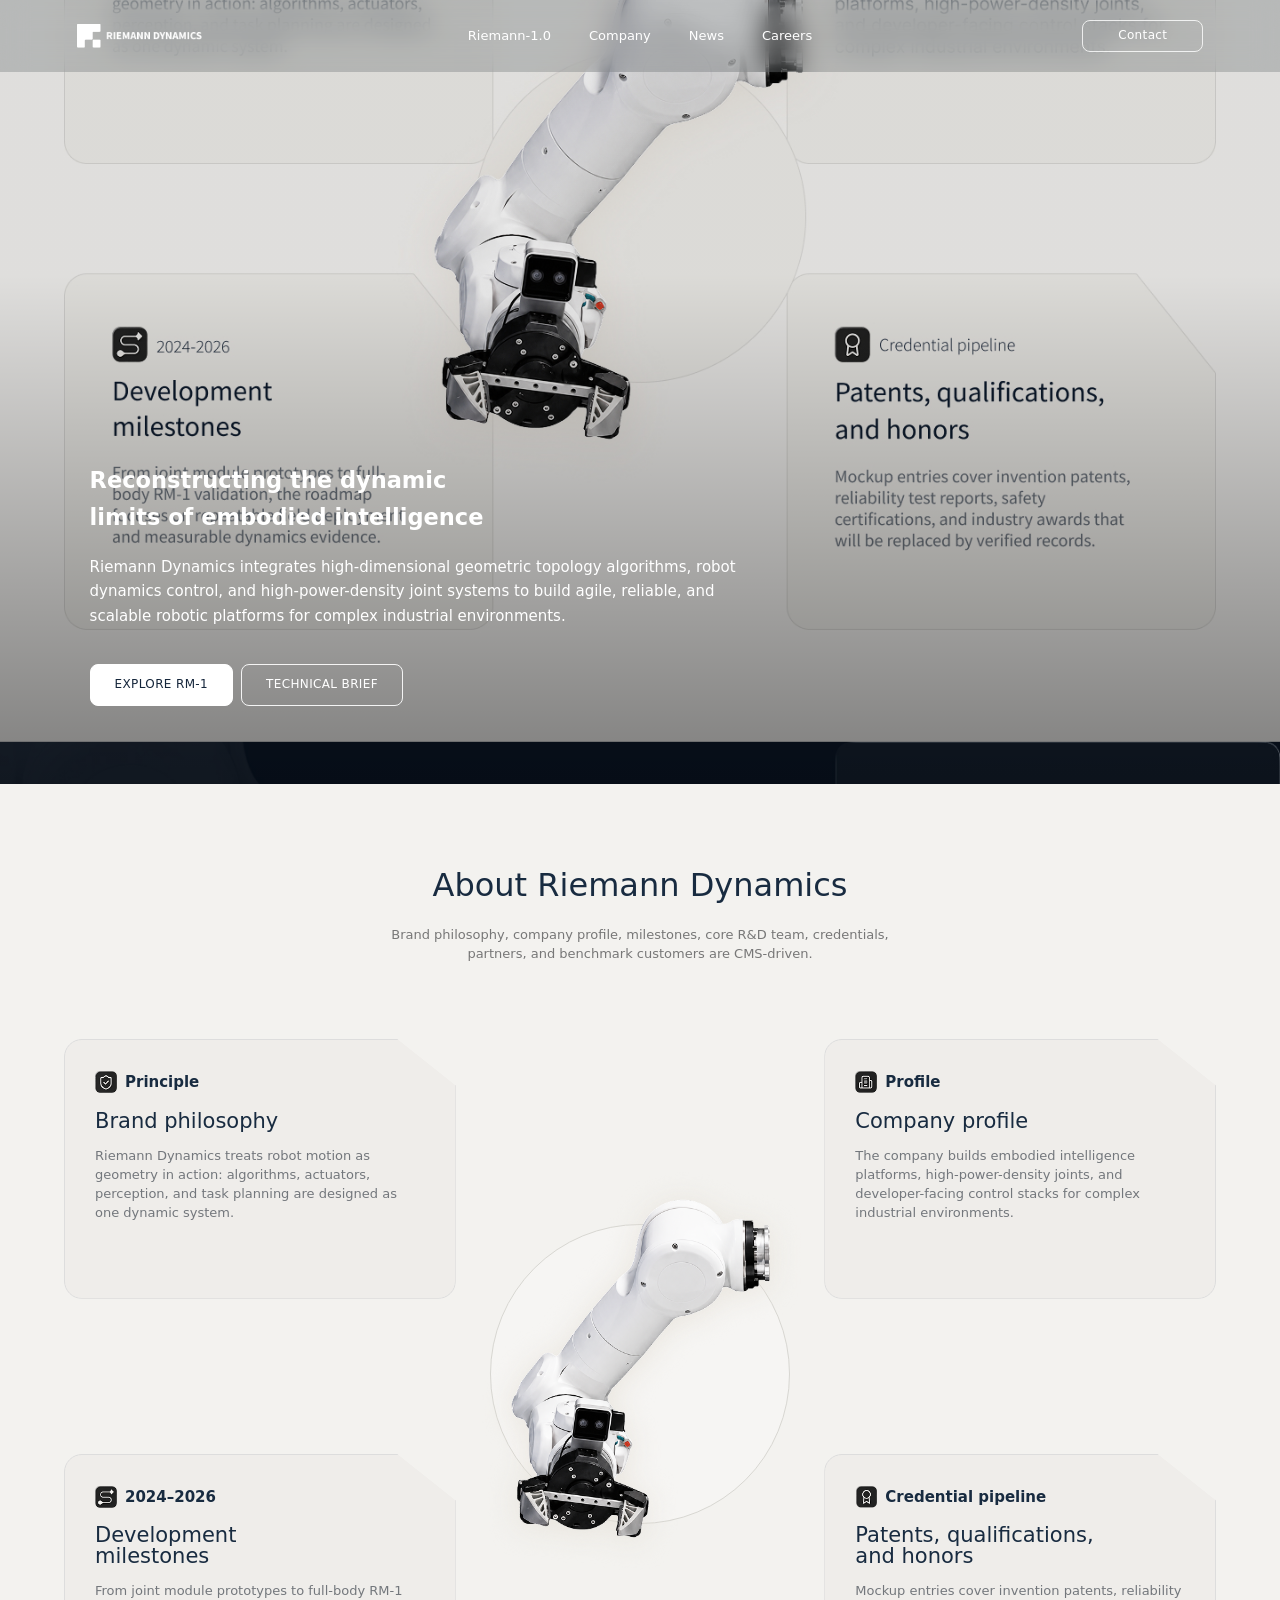
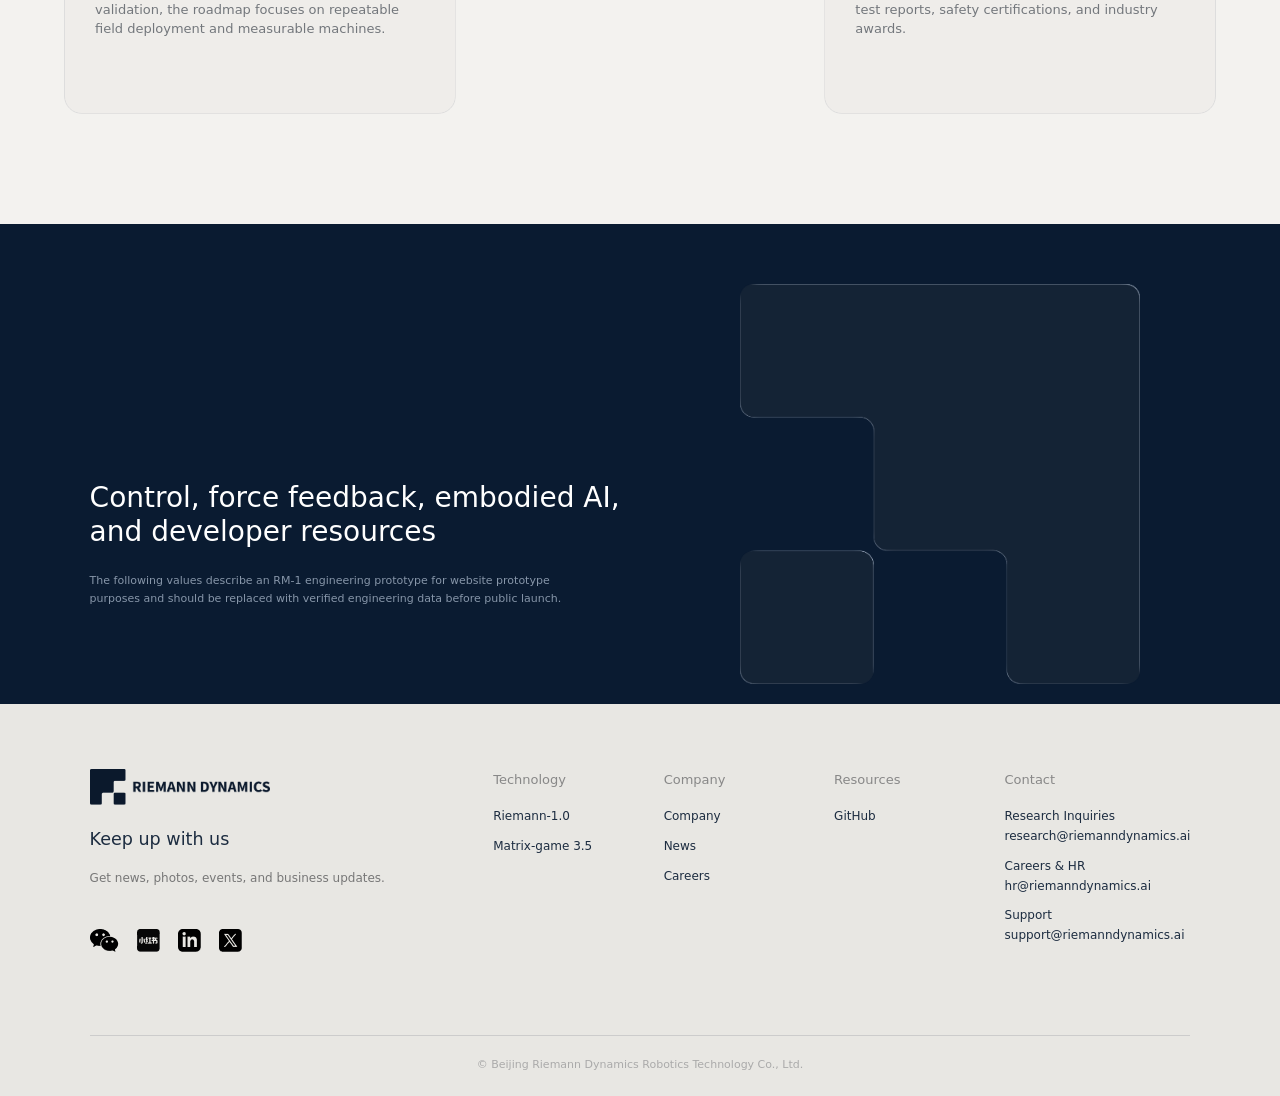
<file: index.html>
<!doctype html><html lang="en"><head><meta charset="UTF-8"><meta name="viewport" content="width=device-width,initial-scale=1"><title>Riemann Dynamics</title><link rel="icon" href="public/assets/公司logo/Black透明.png"><link rel="stylesheet" href="styles.css"></head><body class="home-page"><header class="nav"><a class="brand" href="index.html"><img src="public/assets/公司logo/Group 2.png" alt="Riemann Dynamics"></a><nav class="desktop-nav"><a href="riemann-1.0.html">Riemann-1.0</a><a href="company.html">Company</a><a href="news.html">News</a><a href="careers.html">Careers</a></nav><a class="contact" href="mailto:hr@riemanndynamics.ai?subject=Website%20Inquiry">Contact</a><button class="menu-btn"><span></span><span></span><span></span></button><div class="mobile-menu"><a href="riemann-1.0.html">Riemann-1.0</a><a href="company.html">Company</a><a href="news.html">News</a><a href="careers.html">Careers</a></div></header><section class="home-hero media-hero"><video muted loop playsinline poster="public/assets/home/页面完整示意图.jpg"><source src="public/assets/home/home页顶部背景视频.mp4"></video><div class="hero-overlay"><h1>Reconstructing the dynamic<br>limits of embodied intelligence</h1><p>Riemann Dynamics integrates high-dimensional geometric topology algorithms, robot dynamics control, and high-power-density joint systems to build agile, reliable, and scalable robotic platforms for complex industrial environments.</p><a class="btn light" href="riemann-1.0.html">EXPLORE RM-1</a><a class="btn outline" href="https://arxiv.org/abs/2608.27033">TECHNICAL BRIEF</a></div></section><section class="about-home"><div class="about-heading"><h2>About Riemann Dynamics</h2><p>Brand philosophy, company profile, milestones, core R&amp;D team, credentials,<br>partners, and benchmark customers are CMS-driven.</p></div><div class="about-cards"><article class="about-card card-tl"><b><img src="public/assets/home/principle-icon.png" alt=""> Principle</b><h3>Brand philosophy</h3><p>Riemann Dynamics treats robot motion as geometry in action: algorithms, actuators, perception, and task planning are designed as one dynamic system.</p></article><article class="about-card card-tr"><b><img src="public/assets/home/profile-icon.png" alt=""> Profile</b><h3>Company profile</h3><p>The company builds embodied intelligence platforms, high-power-density joints, and developer-facing control stacks for complex industrial environments.</p></article><article class="about-card card-bl"><b><img src="public/assets/home/milestones-icon.png" alt=""> 2024–2026</b><h3>Development<br>milestones</h3><p>From joint module prototypes to full-body RM-1 validation, the roadmap focuses on repeatable field deployment and measurable machines.</p></article><article class="about-card card-br"><b><img src="public/assets/home/credential-icon.png" alt=""> Credential pipeline</b><h3>Patents, qualifications,<br>and honors</h3><p>Mockup entries cover invention patents, reliability test reports, safety certifications, and industry awards.</p></article><div class="robot-wrap"><div class="robot-ring"></div><img src="public/assets/home/gfuw 1.png" alt="Riemann robot arm"></div></div></section><section class="resources-home"><div class="resource-blocks"><i></i><i></i><i></i><i></i></div><div class="resource-copy"><h2>Control, force feedback, embodied AI,<br>and developer resources</h2><p>The following values describe an RM-1 engineering prototype for website prototype purposes and should be replaced with verified engineering data before public launch.</p></div></section><footer class="home-footer"><div class="footer-brand"><img src="public/assets/公司logo/Group 2-2.png"><h3>Keep up with us</h3><p>Get news, photos, events, and business updates.</p><div class="social"><img src="public/assets/home/微信logo.png" alt="WeChat"><img src="public/assets/home/小红书logo.png" alt="Xiaohongshu"><img src="public/assets/home/inslogo.png" alt="Instagram"><img src="public/assets/home/Xlogo.png" alt="X"></div></div><div class="footer-links"><div><b>Technology</b><a href="riemann-1.0.html">Riemann-1.0</a><a href="#">Matrix-game 3.5</a></div><div><b>Company</b><a href="company.html">Company</a><a href="news.html">News</a><a href="careers.html">Careers</a></div><div><b>Resources</b><a href="https://github.com">GitHub</a></div><div><b>Contact</b><a href="mailto:research@riemanndynamics.ai">Research Inquiries<br>research@riemanndynamics.ai</a><a href="mailto:hr@riemanndynamics.ai">Careers &amp; HR<br>hr@riemanndynamics.ai</a><a href="mailto:support@riemanndynamics.ai">Support<br>support@riemanndynamics.ai</a></div></div><small>© Beijing Riemann Dynamics Robotics Technology Co., Ltd.</small></footer><script src="script.js"></script></body></html>
</file>
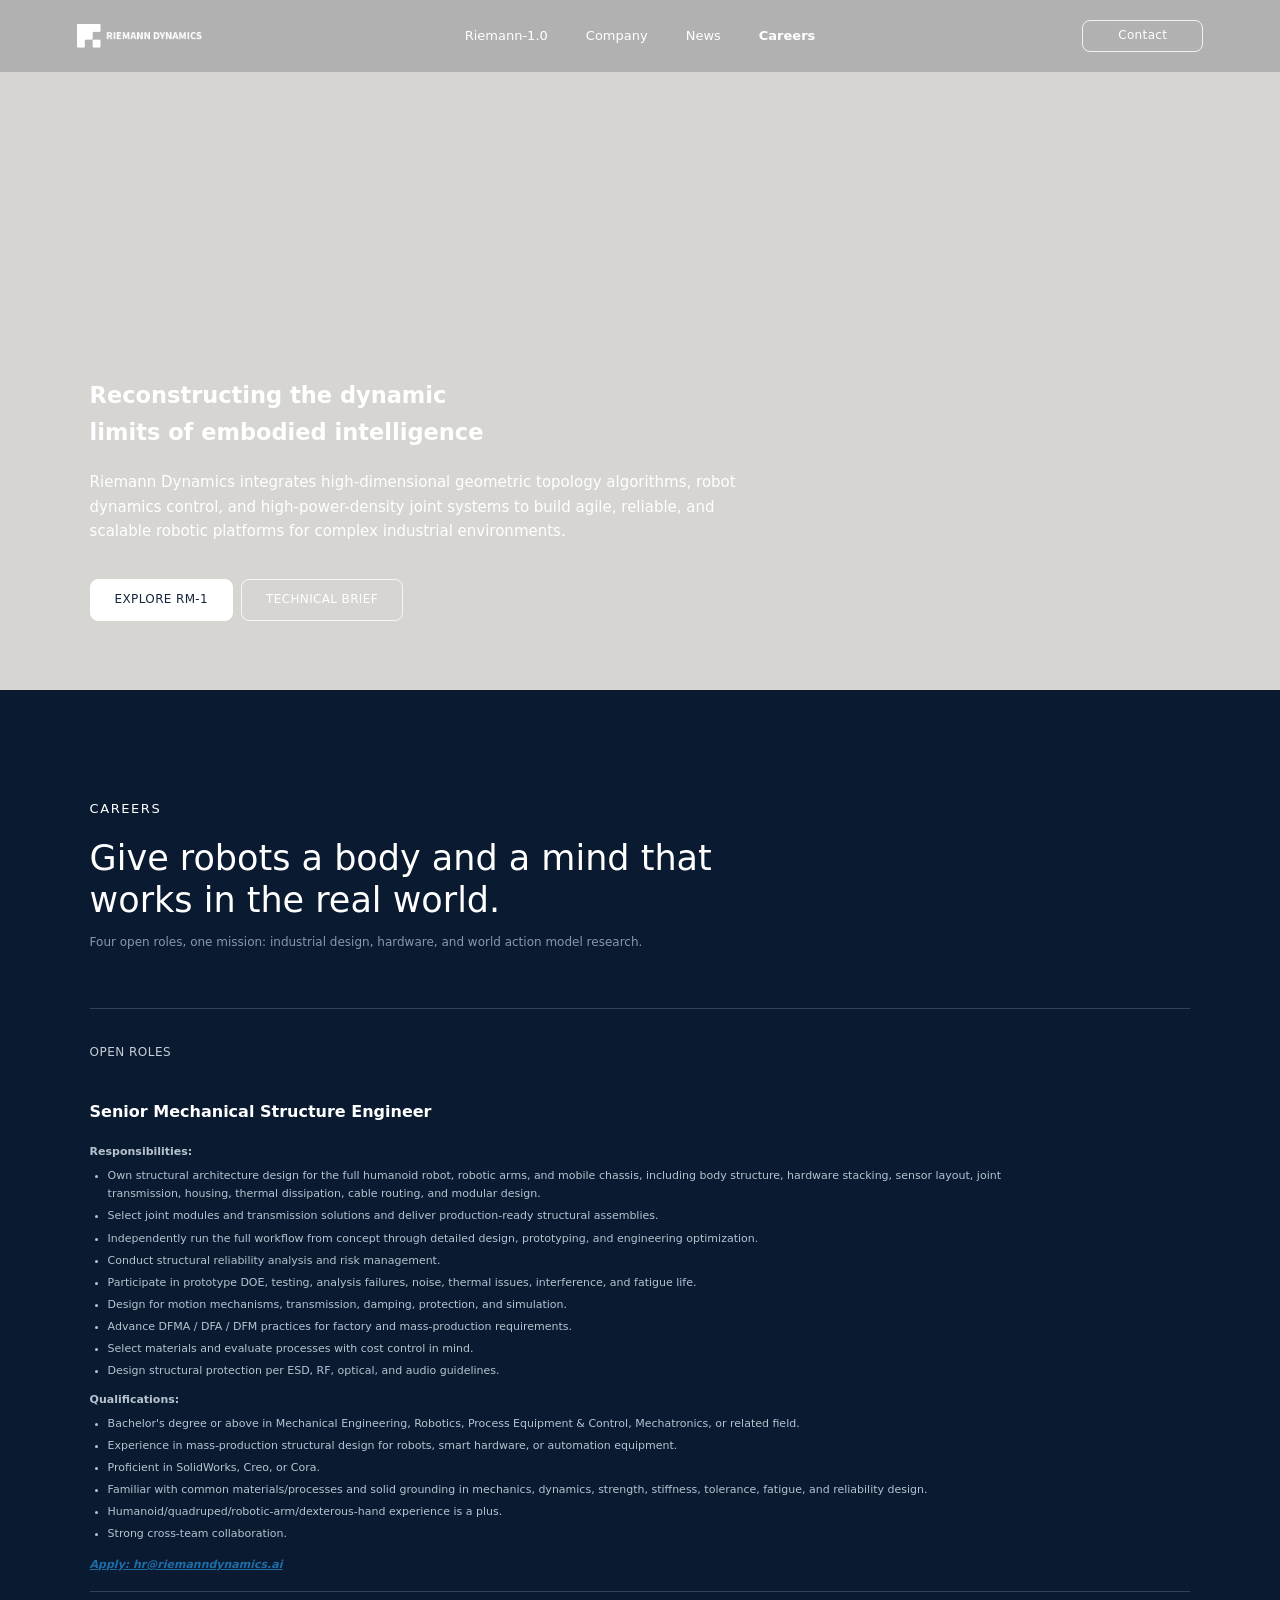
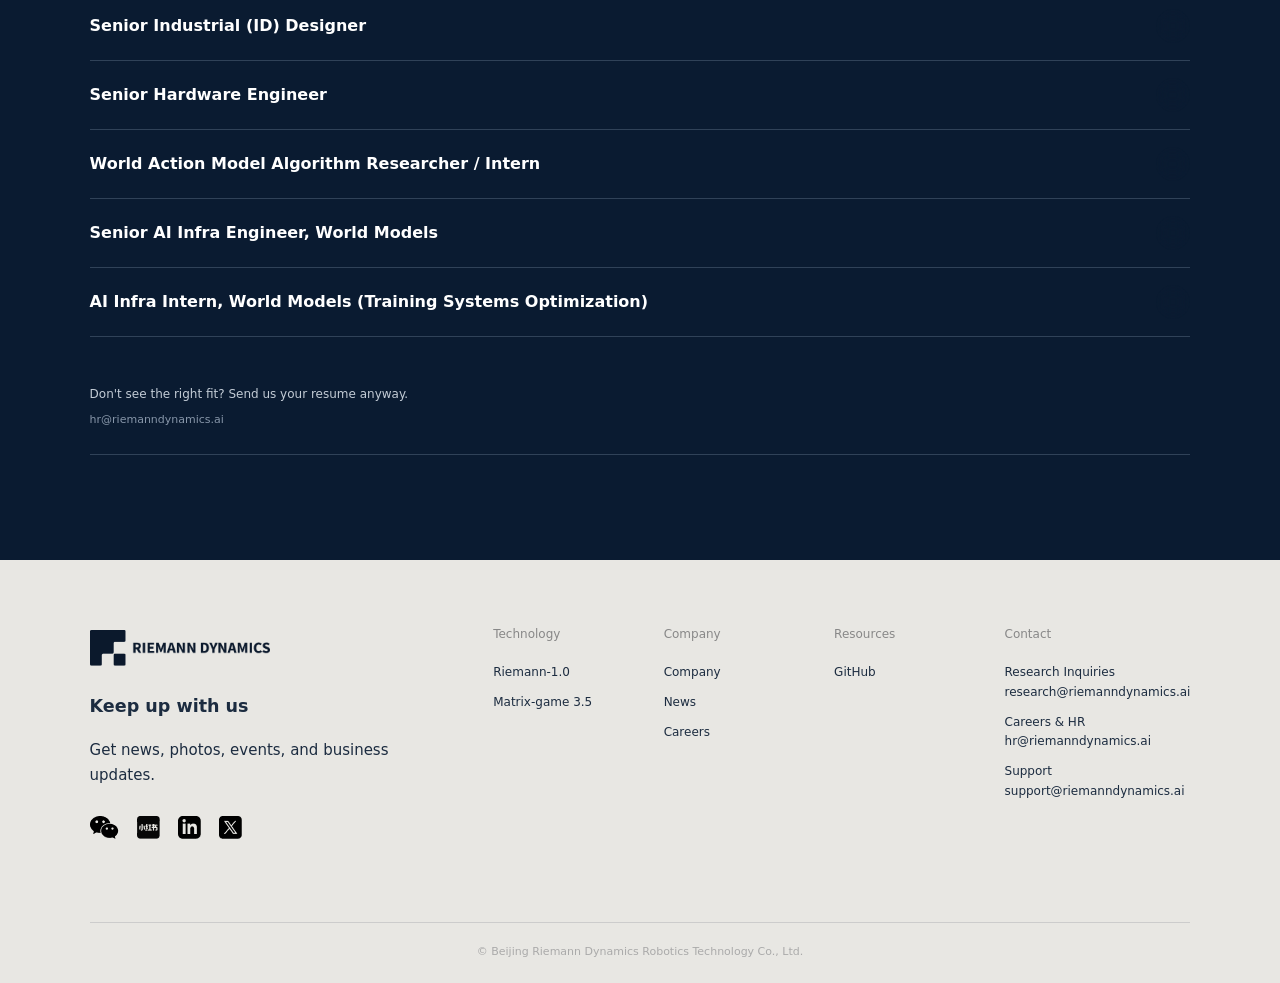
<file: careers.html>
<!doctype html><html lang="en"><head><meta charset="UTF-8"><meta name="viewport" content="width=device-width,initial-scale=1"><title>Careers — Riemann Dynamics</title><link rel="stylesheet" href="styles.css"></head><body class="careers-page"><header class="nav"><a class="brand" href="index.html"><img src="public/assets/公司logo/Group 2.png" alt="Riemann Dynamics"></a><nav class="desktop-nav"><a href="riemann-1.0.html">Riemann-1.0</a><a href="company.html">Company</a><a href="news.html">News</a><a href="careers.html">Careers</a></nav><a class="contact" href="mailto:hr@riemanndynamics.ai?subject=Website%20Inquiry">Contact</a></header><section class="careers-hero"><video muted loop autoplay playsinline><source src="public/assets/careers/careers-top.mp4" type="video/mp4"></video><div class="hero-overlay"><h1>Reconstructing the dynamic<br>limits of embodied intelligence</h1><p>Riemann Dynamics integrates high-dimensional geometric topology algorithms, robot dynamics control, and high-power-density joint systems to build agile, reliable, and scalable robotic platforms for complex industrial environments.</p><a class="btn light" href="riemann-1.0.html">EXPLORE RM-1</a><a class="btn outline" href="https://arxiv.org/abs/2608.27033">TECHNICAL BRIEF</a></div></section><main class="careers-content"><p class="eyebrow">CAREERS</p><h2>Give robots a body and a mind that<br> works in the real world.</h2><p class="careers-lead">Four open roles, one mission: industrial design, hardware, and world action model research.</p><div class="roles"><p class="roles-label">OPEN ROLES</p><details open><summary>Senior Mechanical Structure Engineer <span>↑</span></summary><div class="role-copy"><b>Responsibilities:</b><ul><li>Own structural architecture design for the full humanoid robot, robotic arms, and mobile chassis, including body structure, hardware stacking, sensor layout, joint transmission, housing, thermal dissipation, cable routing, and modular design.</li><li>Select joint modules and transmission solutions and deliver production-ready structural assemblies.</li><li>Independently run the full workflow from concept through detailed design, prototyping, and engineering optimization.</li><li>Conduct structural reliability analysis and risk management.</li><li>Participate in prototype DOE, testing, analysis failures, noise, thermal issues, interference, and fatigue life.</li><li>Design for motion mechanisms, transmission, damping, protection, and simulation.</li><li>Advance DFMA / DFA / DFM practices for factory and mass-production requirements.</li><li>Select materials and evaluate processes with cost control in mind.</li><li>Design structural protection per ESD, RF, optical, and audio guidelines.</li></ul><b>Qualifications:</b><ul><li>Bachelor's degree or above in Mechanical Engineering, Robotics, Process Equipment &amp; Control, Mechatronics, or related field.</li><li>Experience in mass-production structural design for robots, smart hardware, or automation equipment.</li><li>Proficient in SolidWorks, Creo, or Cora.</li><li>Familiar with common materials/processes and solid grounding in mechanics, dynamics, strength, stiffness, tolerance, fatigue, and reliability design.</li><li>Humanoid/quadruped/robotic-arm/dexterous-hand experience is a plus.</li><li>Strong cross-team collaboration.</li></ul><a class="apply-link" href="mailto:hr@riemanndynamics.ai?subject=Job%20Application">Apply: hr@riemanndynamics.ai</a></div></details><details><summary>Senior Industrial (ID) Designer <span>↓</span></summary><p>Design · Beijing · Full-time</p></details><details><summary>Senior Hardware Engineer <span>↓</span></summary><p>Hardware · Beijing · Full-time</p></details><details><summary>World Action Model Algorithm Researcher / Intern <span>↓</span></summary><p>Research · Beijing · Full-time / Internship</p></details><details><summary>Senior AI Infra Engineer, World Models <span>↓</span></summary><p>Research · Beijing · Full-time / Internship</p></details><details><summary>AI Infra Intern, World Models (Training Systems Optimization) <span>↓</span></summary><p>Research · Beijing · Full-time / Internship</p></details></div><div class="resume-note"><p>Don't see the right fit? Send us your resume anyway.</p><a href="mailto:hr@riemanndynamics.ai?subject=Job%20Application">hr@riemanndynamics.ai</a></div></main><footer class="careers-footer"><div class="footer-brand"><img src="public/assets/公司logo/Group 2-2.png"><h3>Keep up with us</h3><p>Get news, photos, events, and business updates.</p><div class="social">◉　▣　𝕏　▶</div></div><div class="footer-links"><div><b>Technology</b><a href="riemann-1.0.html">Riemann-1.0</a><a href="#">Matrix-game 3.5</a></div><div><b>Company</b><a href="company.html">Company</a><a href="news.html">News</a><a href="careers.html">Careers</a></div><div><b>Resources</b><a href="https://github.com">GitHub</a></div><div><b>Contact</b><a href="mailto:research@riemanndynamics.ai">Research Inquiries<br>research@riemanndynamics.ai</a><a href="mailto:hr@riemanndynamics.ai">Careers &amp; HR<br>hr@riemanndynamics.ai</a><a href="mailto:support@riemanndynamics.ai">Support<br>support@riemanndynamics.ai</a></div></div><small>© Beijing Riemann Dynamics Robotics Technology Co., Ltd.</small></footer><script src="script.js"></script></body></html>
</file>
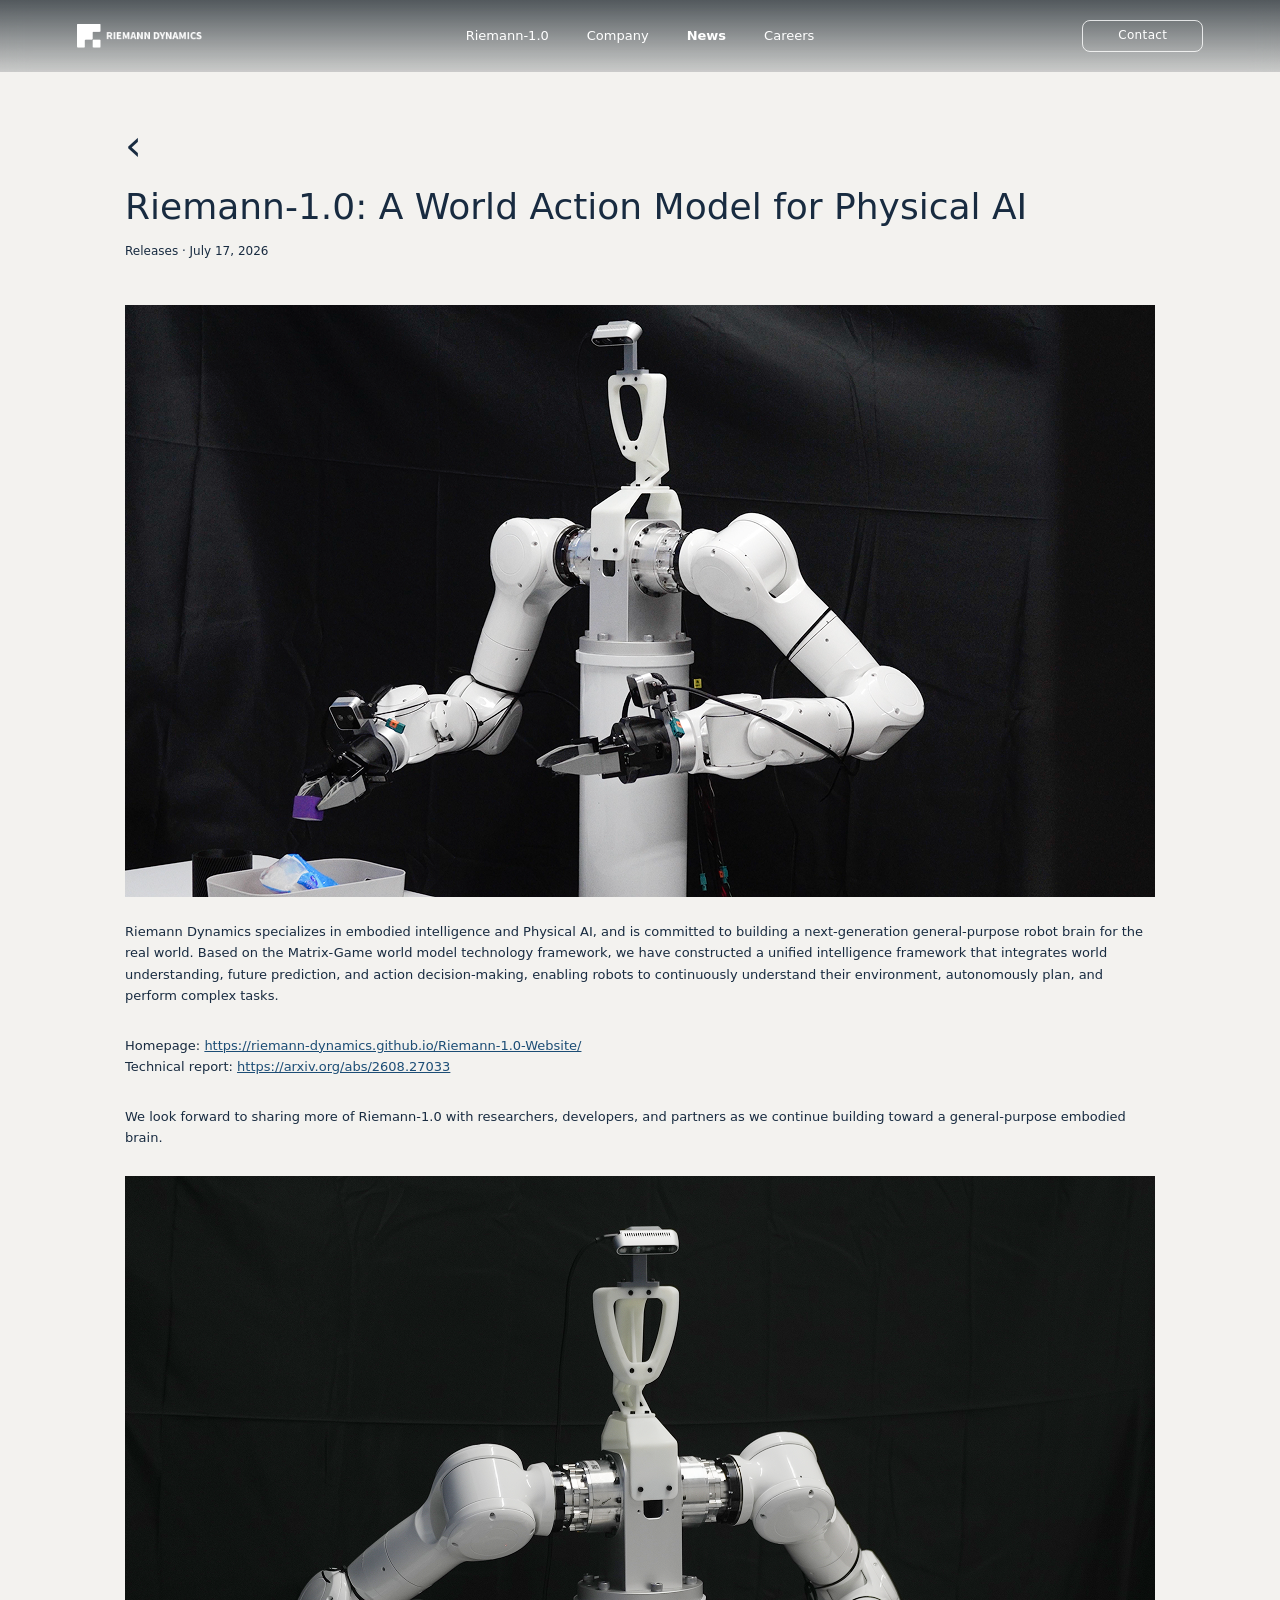
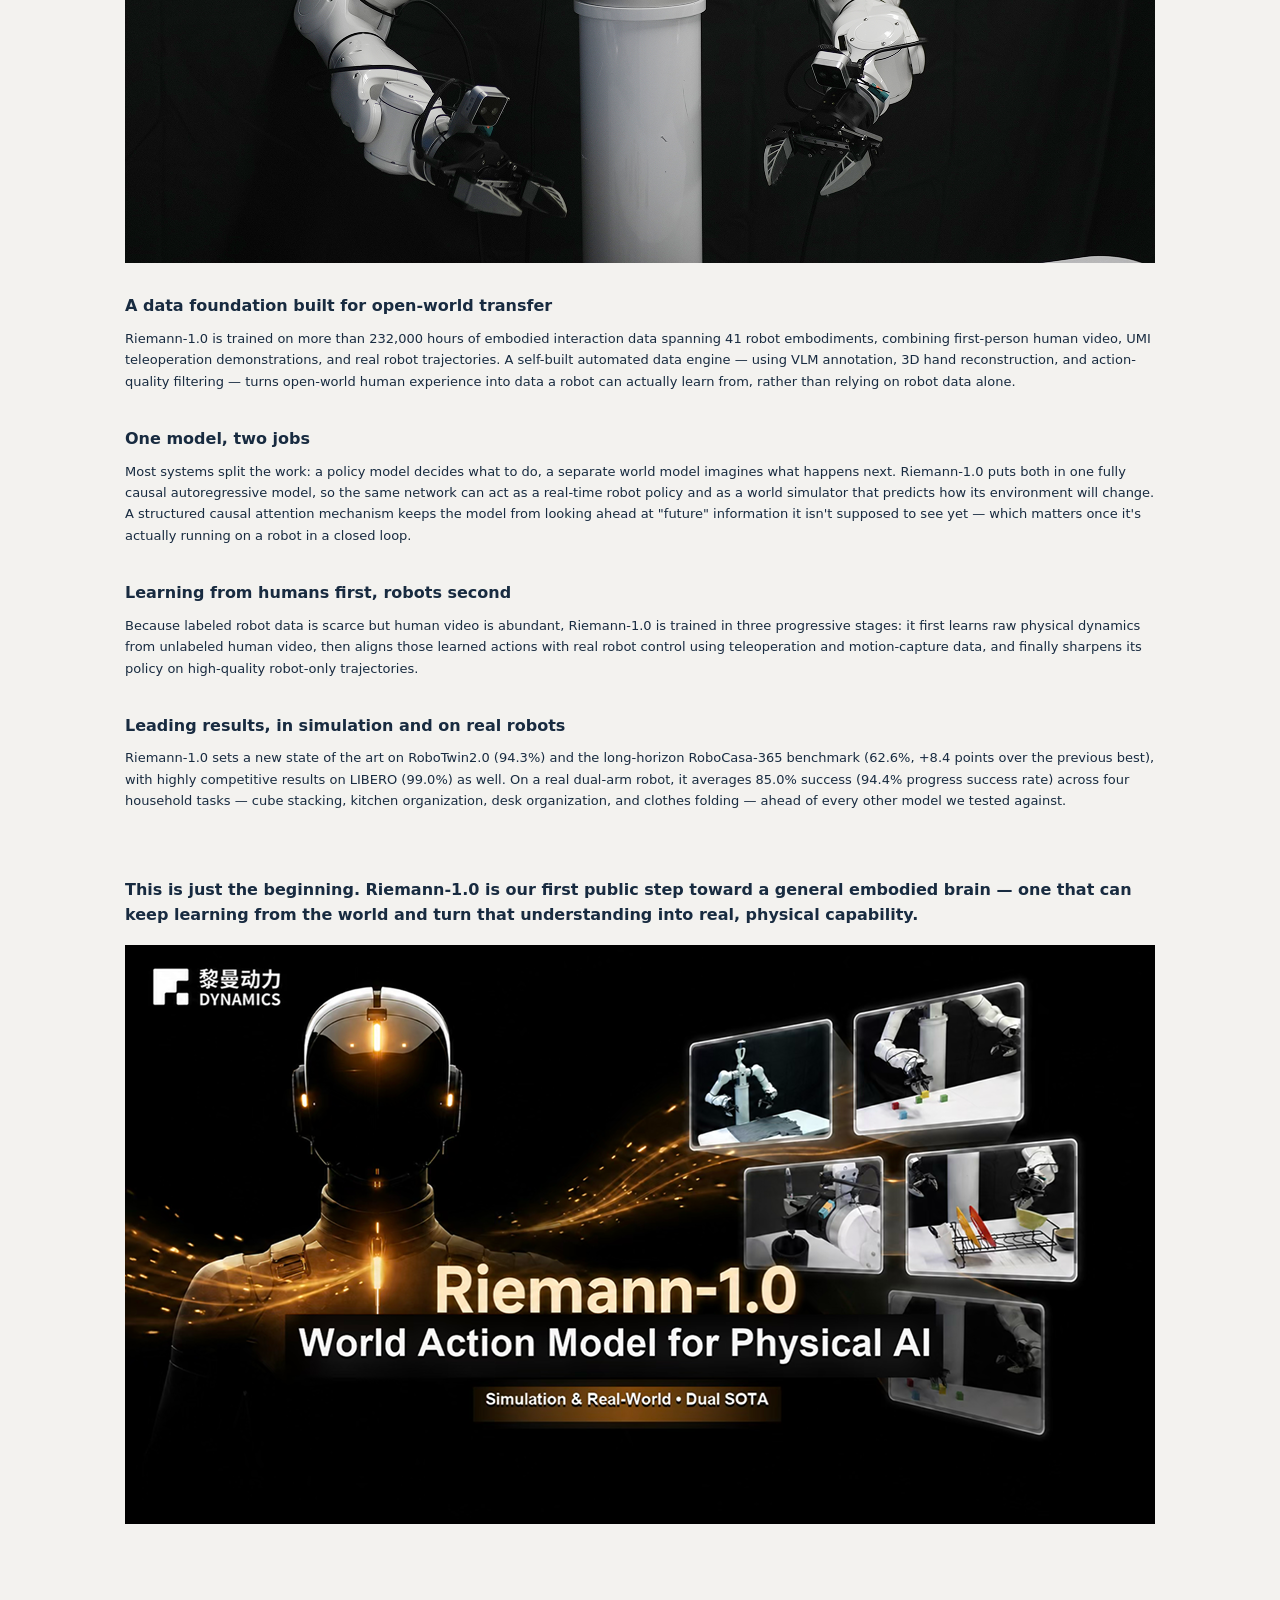
<file: news-blogs.html>
<!doctype html><html lang="en"><head><meta charset="UTF-8"><meta name="viewport" content="width=device-width,initial-scale=1"><title>Riemann-1.0: A World Action Model for Physical AI</title><link rel="stylesheet" href="styles.css"></head><body class="blog-page"><header class="nav"><a class="brand" href="index.html"><img src="public/assets/公司logo/Group 2.png" alt="Riemann Dynamics"></a><nav class="desktop-nav"><a href="riemann-1.0.html">Riemann-1.0</a><a href="company.html">Company</a><a href="news.html">News</a><a href="careers.html">Careers</a></nav><a class="contact" href="mailto:hr@riemanndynamics.ai?subject=Website%20Inquiry">Contact</a></header><main class="blog-content"><a class="blog-back" href="news.html">‹</a><h1>Riemann-1.0: A World Action Model for Physical AI</h1><small>Releases · July 17, 2026</small><img class="blog-image" src="public/assets/news-blogs/1.png" alt="Riemann robot"><p>Riemann Dynamics specializes in embodied intelligence and Physical AI, and is committed to building a next-generation general-purpose robot brain for the real world. Based on the Matrix-Game world model technology framework, we have constructed a unified intelligence framework that integrates world understanding, future prediction, and action decision-making, enabling robots to continuously understand their environment, autonomously plan, and perform complex tasks.</p><p>Homepage: <a href="riemann-1.0.html">https://riemann-dynamics.github.io/Riemann-1.0-Website/</a><br>Technical report: <a href="https://arxiv.org/abs/2608.27033" target="_blank">https://arxiv.org/abs/2608.27033</a></p><p>We look forward to sharing more of Riemann-1.0 with researchers, developers, and partners as we continue building toward a general-purpose embodied brain.</p><img class="blog-image" src="public/assets/news-blogs/2.png" alt="Robot arms"><h2>A data foundation built for open-world transfer</h2><p>Riemann-1.0 is trained on more than 232,000 hours of embodied interaction data spanning 41 robot embodiments, combining first-person human video, VLM teleoperation demonstrations, and real robot trajectories. A self-built automated data engine — using VLM annotation, 3D hand reconstruction, and action-quality filtering — turns open-world human experience into data a robot can actually learn from, rather than relying on robot data alone.</p><h2>One model, two jobs</h2><p>Most systems split the work: a policy model decides what to do, a separate world model imagines what happens next. Riemann-1.0 puts both in one fully causal autoregressive model, so the same network can act as a real-time robot policy and as a world simulator that predicts what its embodied experience will change.</p><h2>Learning from humans first, robots second</h2><p>Because labeled robot data is scarce but human video is abundant, Riemann-1.0 is trained in three progressive stages: it first learns raw physical dynamics from unlabeled human video, then aligns those learned actions with real robot control using teleoperation and motion-capture data, and finally sharpens its policy on high-quality robot-trajectory data.</p><h2>Leading results, in simulation and on real robots</h2><p>Riemann-1.0 sets a new state of the art on RoboTwin 2.0 (94.3%) and the long-horizon RoboCasa-365 benchmark (62.6%, +8.4 points over the previous best), with highly competitive results on LIBERO (99.0%) as well. On a real dual-arm robot, it averages 85.0% success across household tasks — cube stacking, kitchen organization, desk organization, and clothes folding — ahead of every other model we tested against.</p><h3>This is just the beginning. Riemann-1.0 is our first public step toward a general embodied brain — one that can keep learning from the world and turn that understanding into real, physical capability.</h3><img class="blog-image" src="public/assets/news-blogs/3.png" alt="Riemann-1.0 title graphic"></main><script src="script.js"></script></body></html>
</file>
<file: styles.css>
:root{--navy:#091a30;--paper:#f3f2ef;--ink:#15263b}*{box-sizing:border-box}html{scroll-behavior:smooth}body{margin:0;background:var(--paper);color:var(--ink);font:15px/1.65 Arial,Helvetica,sans-serif}a{color:inherit;text-decoration:none}.nav{position:fixed;z-index:10;top:0;left:0;right:0;height:72px;padding:14px 6%;display:flex;align-items:center;justify-content:space-between;color:#fff;background:rgba(10,17,25,.18);backdrop-filter:blur(14px);transition:.3s}.nav.scrolled{background:rgba(9,26,48,.82)}.brand img{width:150px;height:42px;object-fit:contain}.desktop-nav{display:flex;gap:38px;margin-left:auto;margin-right:42px;font-size:13px}.contact,.btn{border:1px solid rgba(255,255,255,.8);border-radius:8px;padding:10px 24px;font-size:12px;letter-spacing:.03em}.hero{height:min(720px,100vh);min-height:560px;position:relative;color:#fff;overflow:hidden}.hero video{width:100%;height:100%;object-fit:cover}.hero:after{content:"";position:absolute;inset:0;background:linear-gradient(0deg,rgba(0,0,0,.6),rgba(0,0,0,.1))}.hero-overlay{position:absolute;z-index:1;bottom:10%;left:7%;max-width:650px}.hero h1{font-size:42px;line-height:1.13;font-weight:400;margin:0 0 20px}.hero p{max-width:600px;font-size:13px}.btn{display:inline-block;margin:20px 8px 0 0}.btn.light{background:#fff;color:var(--ink);border-color:#fff}.btn.outline{color:#fff}.light-section{padding:110px 7%}.intro{text-align:center}.eyebrow{font-size:13px;letter-spacing:.12em}.intro h2{font-size:30px;font-weight:400;max-width:800px;margin:15px auto 55px}.feature-grid{display:grid;grid-template-columns:1fr 1fr;gap:24px;text-align:left;max-width:1000px;margin:auto}.feature-grid article,.split p{padding:28px;border:1px solid #ddd;border-radius:16px;background:#f8f7f4}.feature-grid h3{font-size:22px;margin:12px 0}.dark-band{background:var(--navy);color:#fff;padding:115px 7%}.dark-band h2{font-weight:400;font-size:32px}.dark-band p{max-width:680px;color:#b9c4d0}.company-detail h2{max-width:850px;font-weight:400;font-size:36px}.split{display:grid;grid-template-columns:1fr 1.3fr;gap:28px;align-items:center;margin:42px 0}.split img{width:100%;height:280px;object-fit:cover}.video-grid{display:grid;grid-template-columns:1fr 1fr;gap:20px;margin:36px 0}.video-grid video{width:100%}.diagram{max-width:900px;width:100%;display:block;margin:40px 0}.news-card{display:block;max-width:900px}.news-card img{width:100%;height:360px;object-fit:cover;transition:.3s}.news-card:hover img{transform:scale(1.02)}.news-card h3{font-size:22px}.roles{margin-top:42px;border-top:1px solid #334457}.roles details{border-bottom:1px solid #334457;padding:24px 0}.roles summary{cursor:pointer;font-size:17px;font-weight:bold;display:flex;justify-content:space-between}.roles p{color:#c5ced8}.roles a,.article a{color:#1f6da8;text-decoration:underline}.article{max-width:900px;margin:auto;padding-top:130px}.article h1{font-weight:400;font-size:36px}.article img{display:block;width:100%;margin:36px 0}.back{font-size:28px}footer{background:#e8e7e3;padding:70px 7% 20px;display:grid;grid-template-columns:1fr 2fr;gap:50px}footer img{width:180px;height:55px;object-fit:contain;object-position:left}.footer-links{display:grid;grid-template-columns:repeat(3,1fr);gap:20px}.footer-links div{display:flex;flex-direction:column;gap:10px}.footer-links b{margin-bottom:8px}.social{margin-top:28px;font-size:18px}footer>small{grid-column:1/-1;border-top:1px solid #ccc;text-align:center;padding-top:20px;color:#999}.menu-btn,.mobile-menu{display:none}
@media(max-width:760px){.desktop-nav,.nav>.contact{display:none}.menu-btn{display:flex;background:none;border:0;flex-direction:column;gap:5px}.menu-btn span{display:block;width:24px;height:2px;background:#fff}.mobile-menu{position:absolute;display:none;top:72px;left:0;right:0;background:rgba(9,26,48,.96);padding:20px 7%}.mobile-menu.open{display:flex;flex-direction:column;gap:18px}.hero h1{font-size:32px}.hero-overlay{left:7%;right:7%;bottom:8%}.feature-grid,.split,.video-grid,footer{grid-template-columns:1fr}.light-section,.dark-band{padding:75px 7%}.intro h2,.company-detail h2{font-size:26px}.news-card img{height:220px}.footer-links{grid-template-columns:1fr 1fr}.footer-links div:last-child{grid-column:1/-1}}
.about-card b{display:flex;align-items:center;gap:8px;font-weight:600}
.about-card b img{width:22px;height:22px;object-fit:contain}
.home-page .about-card{background:#EFEDEA}
.about-card h3{font-size:32px;line-height:1.08;margin:18px 0 20px}
.card-bl h3,.card-br h3{line-height:1.02}
.home-footer .social{display:flex;align-items:center;gap:18px}
.home-footer .social img{width:auto;height:23px;object-fit:contain}
.home-footer .social img:first-child{width:29px}
.rm-page main{background:#f4f3f0}
.rm-page main{position:relative}
.rm-page .rm-general{background:#f4f3f0 url('public/assets/公司logo/Black透明.png') right 54px top 38px/220px auto no-repeat}
.desktop-nav{position:absolute;left:50%;transform:translateX(-50%);margin:0}
.hero>img{width:100%;height:100%;object-fit:cover}
.home-hero{height:690px}.about-home{background:#f3f2ef;padding:75px 5% 100px;color:#182b40}.about-heading{text-align:center}.about-heading h2{font-size:32px;font-weight:400;margin:0 0 8px}.about-heading p{color:#777;font-size:13px;line-height:1.5}.about-cards{max-width:1220px;height:700px;margin:60px auto 0;position:relative}.about-card{position:absolute;width:34%;min-height:260px;padding:30px;border:1px solid #ddd;border-radius:18px;background:#f7f6f3;clip-path:polygon(0 0,85% 0,100% 18%,100% 100%,0 100%);transition:transform .3s}.about-card:hover{transform:scale(1.025)}.about-card h3{font-size:21px;font-weight:400;margin:15px 0}.about-card p{color:#73777c;font-size:13px;line-height:1.45}.card-tl{left:0;top:15px}.card-tr{right:0;top:15px}.card-bl{left:0;bottom:10px}.card-br{right:0;bottom:10px}.robot-wrap{position:absolute;left:50%;top:50%;width:350px;height:390px;transform:translate(-50%,-50%);display:flex;justify-content:center;align-items:center;z-index:2}.robot-ring{position:absolute;width:300px;height:300px;border:1px solid #d8d7d2;border-radius:50%;background:rgba(255,255,255,.22)}.robot-wrap img{position:relative;width:330px;max-height:410px;object-fit:contain}.resources-home{height:480px;background:#0a1b31;color:#fff;position:relative;overflow:hidden}.resources-home:before{content:"";position:absolute;inset:0;background:url('public/assets/riemann-1.0/robot-right-arm-4k-transparent 1.png') left 35%/500px auto no-repeat;opacity:.12}.resource-blocks{position:absolute;right:0;top:0;width:37%;height:70%}.resource-blocks i{position:absolute;border:1px solid #31445a;border-radius:12px;background:#10253d}.resource-blocks i:nth-child(1){right:0;top:0;width:73%;height:56%}.resource-blocks i:nth-child(2){right:0;top:56%;width:46%;height:44%}.resource-blocks i:nth-child(3){left:0;top:69%;width:31%;height:29%}.resource-blocks i:nth-child(4){right:28%;top:68%;width:28%;height:31%}.resource-copy{position:absolute;left:7%;bottom:85px}.resource-copy h2{font-size:28px;font-weight:400;line-height:1.2}.resource-copy p{max-width:500px;color:#8796a9;font-size:11px}.home-footer{background:#e8e7e3;padding:65px 7% 22px;display:grid;grid-template-columns:1fr 2fr;gap:55px;color:#1c2c40}.home-footer .footer-brand>img{width:180px;height:52px;object-fit:contain;object-position:left}.home-footer h3{font-weight:400;margin:20px 0 3px}.home-footer p{font-size:12px;color:#777}.home-footer .footer-links{display:grid;grid-template-columns:repeat(4,1fr);gap:25px}.home-footer .footer-links div{display:flex;flex-direction:column;gap:10px;font-size:12px}.home-footer .footer-links b{font-size:13px;font-weight:400;color:#888;margin-bottom:7px}.home-footer>small{grid-column:1/-1;border-top:1px solid #ccc;text-align:center;color:#aaa;padding-top:20px;margin-top:28px;font-size:11px}
.home-hero{position:relative;width:100%;height:auto;min-height:620px;aspect-ratio:1440/882;max-height:900px;overflow:hidden;background:#050505;color:#fff}.home-hero>video{position:absolute;inset:0;width:100%;height:100%;object-fit:cover;object-position:center center;display:block}.home-hero:after{content:"";position:absolute;inset:0;background:linear-gradient(180deg,rgba(0,0,0,.08) 35%,rgba(0,0,0,.48) 100%);pointer-events:none}.home-hero .hero-overlay{z-index:2;color:#fff}.home-hero .hero-overlay h1,.home-hero .hero-overlay p{color:#fff}.home-hero .btn.outline{color:#fff;border-color:rgba(255,255,255,.9)}.home-footer .footer-brand{display:flex;flex-direction:column;align-items:flex-start}.home-footer .footer-brand>img{display:block;width:180px;height:auto;margin:0;padding:0}.home-footer h3{margin:20px 0 3px;padding:0;text-align:left}
@media(max-width:760px){.home-hero{height:650px;min-height:650px;aspect-ratio:auto}.home-hero>video{object-position:center center}}
.company-hero{height:690px;position:relative;overflow:hidden;color:#fff}.company-hero>img{width:100%;height:100%;object-fit:cover}.company-hero:after{content:"";position:absolute;inset:0;background:linear-gradient(0deg,rgba(0,0,0,.6),rgba(0,0,0,.08))}.company-hero .hero-overlay{z-index:2}.company-hero .hero-overlay h1,.company-hero .hero-overlay p{color:#fff}.company-content{padding:95px 7%;background:#f3f2ef;color:#1c2c40}.company-content>h2{font-size:36px;line-height:1.2;font-weight:400;margin:16px 0 35px}.company-content hr{border:0;border-top:1px solid #d9d9d5;margin-bottom:55px}.company-story{display:grid;grid-template-columns:40% 60%;gap:18px;margin:0 0 48px;align-items:stretch}.company-story img{width:100%;height:285px;object-fit:cover}.company-story>div{background:#f8f7f4;border:1px solid #ddd;border-radius:17px;clip-path:polygon(0 0,96% 0,100% 12%,100% 100%,0 100%);padding:26px}.company-story p{font-size:14px;line-height:1.55;margin:0}.milestones{background:#0a1b31;color:#fff;padding:80px 7% 105px}.timeline{display:grid;grid-template-columns:repeat(3,1fr);position:relative;margin-top:60px}.timeline:before{content:"";height:1px;background:#536173;position:absolute;left:0;right:0;top:8px}.milestone{position:relative}.milestone i{display:block;width:20px;height:20px;border:2px solid #d7dde3;border-radius:50%;background:#0a1b31;position:relative;z-index:1}.milestone.active i{background:#f5f5f2}.milestone h3{font-size:17px;margin:14px 0 2px}.milestone p{color:#8998aa;font-size:12px;margin:0}.company-footer{background:#e8e7e3;padding:65px 7% 22px;display:grid;grid-template-columns:1fr 2fr;gap:55px;color:#1c2c40}.company-footer .footer-brand>img{width:180px;height:auto;margin-left:-27px}.company-footer .footer-links{display:grid;grid-template-columns:repeat(4,1fr);gap:25px}.company-footer .footer-links div{display:flex;flex-direction:column;gap:10px;font-size:12px}.company-footer .footer-links b{font-weight:400;color:#888}.company-footer>small{grid-column:1/-1;border-top:1px solid #ccc;text-align:center;color:#aaa;padding-top:20px;margin-top:28px;font-size:11px}
@media(max-width:760px){.company-hero{height:650px}.company-content{padding:65px 7%}.company-content>h2{font-size:27px}.company-story{grid-template-columns:1fr;gap:15px}.company-story img{height:230px}.timeline{grid-template-columns:1fr;gap:35px;margin-top:45px}.timeline:before{left:9px;top:0;bottom:0;width:1px;height:auto;right:auto}.milestone{padding-left:38px}.milestone i{position:absolute;left:0;top:0}.company-footer{grid-template-columns:1fr}.company-footer .footer-links{grid-template-columns:1fr 1fr}}
.careers-hero{height:690px;position:relative;overflow:hidden;color:#fff}.careers-hero>img{width:100%;height:100%;object-fit:cover}.careers-hero:after{content:"";position:absolute;inset:0;background:linear-gradient(0deg,rgba(0,0,0,.58),rgba(0,0,0,.08))}.careers-hero .hero-overlay{z-index:2}.careers-hero .hero-overlay h1,.careers-hero .hero-overlay p{color:#fff}.careers-content{background:#0a1b31;color:#fff;padding:95px 7% 105px}.careers-content h2{font-size:35px;line-height:1.2;font-weight:400;margin:18px 0 12px}.careers-lead{font-size:12px;color:#8998aa}.roles{margin-top:55px;border-top:1px solid #304258}.roles-label{font-size:12px;letter-spacing:.04em;color:#cbd2dc;margin:34px 0 15px}.roles details{border-bottom:1px solid #304258;padding:17px 0}.roles summary{cursor:pointer;list-style:none;font-size:16px;font-weight:600;display:flex;justify-content:space-between;align-items:center}.roles summary::-webkit-details-marker{display:none}.roles summary span{border:1px solid #8190a1;width:30px;height:30px;border-radius:50%;display:grid;place-items:center;font-size:20px;font-weight:300}.role-copy{max-width:920px;color:#b7c2d0;font-size:11px;line-height:1.65;padding:14px 0 0}.role-copy ul{padding-left:18px;margin:6px 0 10px}.role-copy li{margin-bottom:4px}.apply-link{display:inline-block;color:#fff;font-style:italic;font-weight:600;margin-top:2px}.roles details:not([open])>p{color:#8796a9;font-size:11px;margin:8px 0 0}.resume-note{border-bottom:1px solid #304258;padding:48px 0 25px;color:#c3ccd6;font-size:12px}.resume-note p{margin:0 0 5px}.resume-note a{color:#8796a9;font-size:11px}.careers-footer{background:#e8e7e3;padding:65px 7% 22px;display:grid;grid-template-columns:1fr 2fr;gap:55px;color:#1c2c40}.careers-footer .footer-brand>img{width:180px;height:auto;margin-left:-27px}.careers-footer .footer-links{display:grid;grid-template-columns:repeat(4,1fr);gap:25px}.careers-footer .footer-links div{display:flex;flex-direction:column;gap:10px;font-size:12px}.careers-footer .footer-links b{font-weight:400;color:#888}.careers-footer>small{grid-column:1/-1;border-top:1px solid #ccc;text-align:center;color:#aaa;padding-top:20px;margin-top:28px;font-size:11px}
@media(max-width:760px){.careers-hero{height:650px}.careers-content{padding:65px 7%}.careers-content h2{font-size:28px}.careers-footer{grid-template-columns:1fr}.careers-footer .footer-links{grid-template-columns:1fr 1fr}.role-copy{font-size:11px}}
.rm-page{background:#f3f2ef;color:#1a2b40}.rm-hero{height:690px;position:relative;overflow:hidden;color:#fff;background:#050505}.rm-hero video{width:100%;height:100%;object-fit:cover}.rm-hero:after{content:"";position:absolute;inset:0;background:linear-gradient(0deg,rgba(0,0,0,.7),transparent 65%)}.rm-hero-copy{position:absolute;z-index:2;left:7%;bottom:9%}.rm-hero-copy p{font-size:14px;margin:0 0 8px}.rm-hero-copy h1{font-size:42px;line-height:1.1;font-weight:400;margin:0}.rm-stats{display:grid;grid-template-columns:repeat(5,1fr);max-width:1100px;margin:auto;padding:48px 7%;gap:22px;text-align:center}.rm-stats b{display:block;font-size:26px;font-weight:400}.rm-stats span{font-size:11px;color:#7c8792}.rm-section,.rm-benchmarks{padding:90px 7%;max-width:1250px;margin:auto}.rm-section h2,.rm-benchmarks h2,.rm-data h2,.rm-policy h2{font-size:30px;font-weight:400;margin:12px 0}.rm-lead{max-width:760px;color:#6f7881}.rm-wide-image{width:100%;display:block;margin:42px 0 25px;max-height:520px;object-fit:contain;background:#ddd}.rm-three{display:grid;grid-template-columns:repeat(3,1fr);gap:18px}.rm-three article{background:#efeeeb;border:1px solid #deddd9;padding:22px;border-radius:9px}.rm-three h3{font-size:14px;margin:0 0 8px}.rm-three p{font-size:12px;margin:0;color:#69737d}.rm-gallery{background:#ecebe8;max-width:none}.rm-task-grid{display:grid;grid-template-columns:repeat(4,1fr);gap:15px}.rm-task-grid article{background:#f7f6f3;padding:14px;border-radius:6px}.rm-task-grid img{height:140px;width:100%;object-fit:contain}.rm-task-grid h3{font-size:13px;margin:8px 0 3px}.rm-task-grid p{font-size:11px;margin:0;color:#69737d}.rm-metrics{display:flex;gap:60px;margin:30px 0}.rm-metrics b{font-size:30px;font-weight:400}.rm-metrics small{display:block;font-size:11px;color:#77818a}.rm-video-grid{display:grid;grid-template-columns:repeat(4,1fr);gap:12px}.rm-video-grid video{width:100%;background:#ddd}.rm-benchmarks{background:#eeece9;max-width:none}.benchmark-grid{display:grid;grid-template-columns:repeat(3,1fr);gap:22px;margin-top:30px}.benchmark-grid img{width:100%;height:250px;object-fit:contain;background:#fff;border-radius:8px}.rm-data{background:#0a1b31;color:#fff;padding:90px 7%;text-align:left}.rm-data p{max-width:700px;color:#b8c3ce}.rm-data img{display:block;max-width:850px;width:100%;margin:40px auto 0;background:#122a45}.rm-inference{background:#f3f2ef}.rm-policy{padding:90px 7%;text-align:center;background:#ecebe8}.rm-policy>img{width:330px;height:330px;object-fit:contain}.rm-policy>div{display:flex;max-width:800px;margin:15px auto;justify-content:space-around;gap:20px}.rm-policy span{display:grid;place-items:center;width:150px;height:90px;border-radius:50%;background:#f8f7f4;border:1px solid #ddd;font-size:12px}
@media(max-width:760px){.rm-hero{height:650px}.rm-hero-copy h1{font-size:32px}.rm-stats{grid-template-columns:repeat(3,1fr);padding:35px 5%;gap:20px 8px}.rm-stats b{font-size:21px}.rm-section,.rm-benchmarks{padding:62px 7%}.rm-section h2,.rm-benchmarks h2,.rm-data h2,.rm-policy h2{font-size:25px}.rm-three,.rm-task-grid,.rm-video-grid,.benchmark-grid{grid-template-columns:1fr 1fr}.rm-metrics{gap:25px}.rm-metrics b{font-size:24px}.rm-policy>div{flex-wrap:wrap}.rm-policy span{width:130px}}
.resources-home:before{content:"";display:block;position:absolute;inset:auto 7% 20px auto;width:500px;height:400px;background:url('public/assets/home/Vector.png') center/contain no-repeat;opacity:.95}
.resource-blocks{display:none!important}
.home-footer .footer-brand>img{margin-left:-27px!important;width:180px;height:auto}
.company-page .company-story>div{display:flex!important;align-items:center!important;justify-content:center!important;padding:30px!important}.company-page .company-story p{margin:0!important;line-height:1.75!important}
.company-page .company-story>div{background:#EFEDEA}
.blog-page{background:#f3f2ef;color:#182b40}.blog-page .nav{background:rgba(20,29,36,.42)}.blog-content{width:min(1030px,86%);margin:0 auto;padding:125px 0 110px}.blog-back{display:block;font-size:42px;line-height:1;margin:0 0 18px 0;width:32px}.blog-content h1{font-size:36px;line-height:1.2;font-weight:400;margin:0 0 10px}.blog-content>small{font-size:12px}.blog-image{display:block;width:100%;height:auto;margin:42px 0 24px}.blog-content p{font-size:13px;line-height:1.65;margin:0 0 28px}.blog-content p a{color:#1c4d75;text-decoration:underline}.blog-content h2{font-size:16px;margin:34px 0 8px;font-weight:700}.blog-content h3{font-size:16px;line-height:1.6;margin:36px 0 0;font-weight:700}.blog-content .blog-image + h2{margin-top:30px}
@media(max-width:760px){.blog-content{width:86%;padding:105px 0 70px}.blog-content h1{font-size:27px}.blog-image{margin:28px 0 20px}.blog-content p{font-size:13px;line-height:1.7}.blog-content h2{font-size:15px}}
.careers-page .roles summary span{position:relative;width:34px!important;height:34px!important;display:block!important;flex:0 0 34px;border:1px solid rgba(235,242,250,.65)!important;border-radius:50%!important;background:rgba(255,255,255,.1)!important;box-shadow:inset 0 1px 2px rgba(255,255,255,.25),0 5px 16px rgba(0,0,0,.18)!important;backdrop-filter:blur(12px)!important;-webkit-backdrop-filter:blur(12px)!important;font-size:0!important;line-height:1!important;color:transparent!important}.careers-page .roles summary span:after{position:absolute;left:50%;top:50%;transform:translate(-50%,-53%);display:block;width:100%;height:100%;text-align:center;font-size:20px!important;line-height:34px!important;color:#fff!important}.careers-page .roles details[open] summary span:after{content:'↑'}.careers-page .roles details:not([open]) summary span:after{content:'↓'}
.company-footer .footer-brand{display:flex;flex-direction:column;align-items:flex-start}.company-footer .footer-brand h3{font-weight:400;margin:20px 0 4px}.company-footer .footer-brand p{font-size:12px;color:#777;margin:0}.company-footer .social{margin-top:28px;font-size:18px}.company-footer .footer-links a{line-height:1.45}.company-footer .footer-links b{margin-bottom:6px}
/* Riemann detail layout calibration */
.rm-page .rm-hero{height:66vw!important;min-height:620px!important;max-height:880px!important}.rm-page .rm-section,.rm-page .rm-benchmarks{width:min(1030px,86%)!important;margin-left:auto!important;margin-right:auto!important;padding-top:82px!important;padding-bottom:82px!important}.rm-page .rm-gallery,.rm-page .rm-data{width:100%!important;padding-left:max(7%,calc((100% - 1030px)/2))!important;padding-right:max(7%,calc((100% - 1030px)/2))!important}.rm-page .rm-gallery{background:#ecebe8!important}.rm-page .rm-benchmarks{background:#eeece9!important}.rm-page .rm-data{background:#0a1b31!important;color:#fff!important;max-width:none!important}.rm-page .rm-placeholder{height:270px!important;background:#c9c9c9!important;border-radius:6px!important;margin:40px 0!important}.rm-page .rm-task-grid,.rm-page .rm-video-grid{gap:16px!important}.rm-page .rm-task-grid img{height:150px!important}
.rm-page{background:#f3f2ef}.rm-page .rm-hero-copy{max-width:1050px}.rm-page .rm-hero-copy>p:first-child{font-size:36px;font-weight:700}.rm-page .rm-hero-copy h1{font-size:48px}.rm-page .rm-hero-copy>p:last-child{max-width:900px;font-size:17px;line-height:1.5}.rm-identity{position:relative;height:650px;overflow:hidden;padding:0 5%;display:flex;align-items:flex-end;justify-content:center}.rm-wordmark{position:absolute;left:5%;right:5%;top:180px;text-align:center;font-size:122px;font-weight:700;color:#e7e4e0}.rm-identity>img{position:absolute;z-index:2;width:420px;height:480px;object-fit:contain;left:50%;top:20px;transform:translateX(-50%)}.rm-identity .rm-stats{position:relative;z-index:3;width:100%;max-width:1200px;padding:0 0 38px;display:grid;grid-template-columns:repeat(5,1fr);gap:14px}.rm-identity .rm-stats>div{background:rgba(248,247,244,.9);border:1px solid #d9d6d2;border-radius:16px;padding:28px 12px;text-align:center}.rm-identity .rm-stats b{font-size:34px}.rm-identity .rm-stats span{display:block;margin-top:8px}.rm-overview,.rm-general,.rm-architecture,.rm-inference{width:min(1100px,88%);margin:auto;padding:80px 0}.rm-overview>.eyebrow{font-size:20px;line-height:1.35;max-width:680px}.overview-copy,.about-intro,.general-copy{font-size:14px;line-height:1.65;max-width:900px;color:#66717c}.rm-overview-image,.rm-architecture>img,.rm-inference>img{display:block;width:100%;margin:38px 0;border-radius:7px}.rm-fold-cards{display:grid;grid-template-columns:repeat(3,1fr);gap:22px}.rm-fold-cards article{min-height:210px;padding:28px;background:#f7f6f3;border:1px solid #d9d6d2;border-radius:20px;clip-path:polygon(0 0,80% 0,100% 25%,100% 100%,0 100%)}.rm-fold-cards h3{font-size:21px;font-weight:400;margin:0 0 20px}.rm-fold-cards p{color:#687380}.rm-about{background:#e7e5e2;padding:85px 0}.rm-about-inner{width:min(1200px,90%);margin:auto;position:relative;min-height:830px;text-align:center}.rm-about h2{font-size:34px;font-weight:400}.rm-about .about-intro{margin:0 auto 50px}.rm-task-cards{display:grid;grid-template-columns:1fr 1fr;gap:90px 300px;text-align:left}.rm-task-cards article{background:#f7f6f3;border:1px solid #d7d4d0;border-radius:18px;padding:26px;min-height:240px}.rm-task-cards h3{font-size:21px}.rm-task-cards p{color:#687380}.rm-task-cards b{font-size:18px}.rm-about-robot{position:absolute;width:430px;height:520px;object-fit:contain;left:50%;top:250px;transform:translateX(-50%);z-index:2}.rm-general h2,.rm-benchmarks h2,.rm-data h2,.rm-architecture h2,.rm-inference h2{font-size:32px;font-weight:400}.rm-general .rm-metrics{display:flex;gap:0;margin:50px 0}.rm-general .rm-metrics b{padding:0 36px;border-right:1px solid #aaa;font-size:33px}.rm-general .rm-metrics b:first-child{padding-left:0}.rm-general .rm-metrics b:last-child{border:0}.rm-general-grid{display:grid;grid-template-columns:repeat(4,1fr);gap:28px 14px}.rm-general-grid article{background:#f8f7f4;border-radius:12px;overflow:hidden;border:1px solid #dedbd7}.rm-general-grid video{width:100%;aspect-ratio:3/5;object-fit:cover;background:#222}.rm-general-grid b,.rm-general-grid p{display:block;padding:0 12px}.rm-general-grid b{font-size:12px;margin-top:10px}.rm-general-grid p{font-size:11px;min-height:44px}.rm-benchmarks{width:100%!important;max-width:none!important;padding:80px max(7%,calc((100% - 1100px)/2))!important}.rm-benchmarks .benchmark-grid{grid-template-columns:repeat(3,1fr)}.rm-benchmarks .benchmark-grid img{height:auto}.rm-data{min-height:650px;text-align:left}.rm-data>img{width:430px;height:430px;object-fit:contain;margin:20px auto 0}.rm-architecture,.rm-inference{background:#f3f2ef}.rm-architecture>img,.rm-inference>img{background:#fff}.rm-policy{padding-bottom:130px}
@media(max-width:760px){.rm-page .rm-hero-copy>p:first-child{font-size:24px}.rm-page .rm-hero-copy h1{font-size:32px}.rm-page .rm-hero-copy>p:last-child{font-size:13px}.rm-identity{height:680px}.rm-wordmark{font-size:52px;top:130px}.rm-identity>img{width:280px;height:350px}.rm-identity .rm-stats{grid-template-columns:repeat(2,1fr);padding-bottom:20px}.rm-identity .rm-stats b{font-size:24px}.rm-overview>.eyebrow{font-size:17px}.rm-fold-cards{grid-template-columns:1fr}.rm-about-inner{min-height:auto}.rm-task-cards{grid-template-columns:1fr;gap:18px}.rm-about-robot{position:relative;top:auto;left:auto;transform:none;width:100%;height:330px;grid-row:auto}.rm-general-grid{grid-template-columns:1fr 1fr}.rm-general .rm-metrics b{font-size:23px;padding:0 12px}.rm-benchmarks .benchmark-grid{grid-template-columns:1fr}.rm-data>img{width:280px;height:280px}}

/* Riemann-1.0 reference layout */
.rm-page{background:#f4f3f0;color:#182b40;overflow-x:hidden}
.rm-page .nav{z-index:20}
.rm-hero{height:min(61.25vw,882px);min-height:620px;position:relative;overflow:hidden;background:#050505;color:#fff}
.rm-hero video{position:absolute;inset:0;width:100%;height:100%;object-fit:cover;object-position:center}
.rm-hero:after{content:"";position:absolute;inset:0;background:linear-gradient(180deg,rgba(0,0,0,.08),rgba(0,0,0,.62));pointer-events:none}
.rm-hero-copy{position:absolute;z-index:2;left:7%;right:7%;bottom:8%;max-width:980px}
.rm-hero-copy>p:first-child{font-size:27px;font-weight:700;letter-spacing:.01em;margin:0 0 8px}
.rm-hero-copy h1{font-size:46px;line-height:1.05;font-weight:400;margin:0 0 18px}
.rm-hero-copy>p:last-child{max-width:680px;font-size:14px;line-height:1.55;margin:0;color:#fff}
.rm-identity{position:relative;height:520px;overflow:hidden;padding:0 6%;display:flex;align-items:flex-end;justify-content:center;background:#f4f3f0}
.rm-identity-ring{position:absolute;width:650px;height:650px;left:50%;top:-160px;transform:translateX(-50%);border-radius:50%;background:rgba(255,255,255,.68);border:1px solid rgba(215,219,220,.8)}
.rm-wordmark{position:absolute;z-index:1;top:80px;left:0;right:0;text-align:center;font-size:74px;line-height:1;font-weight:700;color:#e6e7e3;letter-spacing:.02em}
.rm-identity>img{position:absolute;z-index:3;width:365px;height:420px;left:50%;top:5px;transform:translateX(-50%);object-fit:contain}
.rm-identity .rm-stats{position:relative;z-index:4;width:min(1120px,100%);padding:0 0 28px;display:grid;grid-template-columns:repeat(5,1fr);gap:13px;text-align:center}
.rm-identity .rm-stats>div{background:rgba(249,249,247,.78);border:1px solid #dfe1dd;border-radius:4px;padding:15px 8px 13px;min-height:72px}
.rm-identity .rm-stats b{font-size:20px;font-weight:700;display:block;color:#182b40}.rm-identity .rm-stats span{font-size:10px;color:#697783;display:block;margin-top:1px}
.rm-overview,.rm-general,.rm-architecture,.rm-inference{width:min(1100px,86%);margin:auto;padding:76px 0}
.rm-overview>.eyebrow{font-size:22px;line-height:1.2;letter-spacing:.04em;max-width:730px;margin:0 0 18px}
.overview-copy,.general-copy,.architecture-copy,.inference-copy{font-size:13px;line-height:1.55;max-width:650px;color:#66727c;margin:0 0 24px}
.rm-overview-image{display:block;width:100%;height:auto;max-height:420px;object-fit:contain;background:#d2d2d2;border-radius:5px;margin:28px 0 24px}
.rm-fold-cards{display:grid;grid-template-columns:repeat(3,1fr);gap:16px}.rm-fold-cards article{min-height:160px;padding:21px 20px;background:#f8f8f5;border:1px solid #e1e1dc;border-radius:5px;clip-path:polygon(0 0,88% 0,100% 18%,100% 100%,0 100%)}.rm-fold-cards h3{font-size:14px;line-height:1.25;font-weight:400;margin:0 0 13px}.rm-fold-cards p{font-size:11px;line-height:1.55;color:#66727c;margin:0}
.rm-about{background:#e7e6e2;padding:73px 0}.rm-about-inner{width:min(1140px,86%);min-height:760px;margin:auto;position:relative;text-align:center}.rm-about h2{font-size:22px;font-weight:400;margin:0 0 8px}.rm-about .about-intro{width:min(483px,100%);font-size:11px;line-height:1.5;color:#66727c;margin:0 auto 46px}.rm-task-cards{position:relative;z-index:3;display:grid;grid-template-columns:440px 440px;justify-content:space-between;gap:34px 250px;text-align:left}.rm-task-cards article{background:rgba(249,249,247,.9);border:1px solid #deded9;border-radius:5px;padding:17px 19px;min-height:180px}.rm-task-cards h3{font-size:13px;font-weight:400;margin:0 0 17px}.rm-task-cards p{width:303px;max-width:100%;font-size:11px;line-height:1.6;font-weight:300;color:#687380;margin:0 0 14px}.rm-task-cards hr{border:0;border-top:1px solid #dcdcd7;margin:0 0 10px}.rm-task-cards b{font-size:11px;font-weight:400}.rm-about-ring{position:absolute;width:340px;height:340px;left:50%;top:235px;transform:translateX(-50%);border-radius:50%;background:rgba(250,250,248,.56);border:1px solid #d5d6d1;z-index:1}.rm-about-robot{position:absolute;z-index:2;width:358px;height:330px;object-fit:contain;left:50%;top:248px;transform:translateX(-50%)}
.rm-general{position:relative}.rm-faint-logo{position:absolute;right:-3%;top:25px;font-size:75px;font-weight:700;letter-spacing:.02em;color:rgba(225,226,222,.62);pointer-events:none;white-space:nowrap}.rm-general h2{position:relative;font-size:25px;line-height:1.2;font-weight:400;width:500px;max-width:100%;margin:0 0 14px}.rm-general .general-copy{max-width:620px}.rm-general .rm-metrics{position:relative;display:flex;gap:0;margin:32px 0 28px}.rm-general .rm-metrics b{display:flex;flex-direction:column;padding:0 38px;border-right:1px solid #c8cbc8;font-size:28px;line-height:1;font-weight:400;color:#000}.rm-general .rm-metrics b:first-child{padding-left:0}.rm-general .rm-metrics b:last-child{border:0}.rm-general .rm-metrics small{display:block;width:100px;margin-top:8px;font-size:10px;line-height:1.25;color:#66727c}.rm-general-grid{display:grid;grid-template-columns:repeat(4,1fr);gap:17px 13px}.rm-general-grid article{background:#f8f8f5;border:1px solid #deded9;border-radius:4px;overflow:hidden}.rm-general-grid video{display:block;width:100%;aspect-ratio:1/1.12;object-fit:cover;background:#222}.rm-general-grid b,.rm-general-grid p{display:block;padding:0 10px}.rm-general-grid b{font-size:10px;margin-top:8px}.rm-general-grid p{font-size:10px;line-height:1.35;min-height:33px;color:#687380;margin:3px 0 8px}
.rm-benchmarks{width:100%;max-width:none;padding:72px max(7%,calc((100% - 1100px)/2));background:#f4f3f0}.rm-benchmarks h2{font-size:25px;font-weight:400;margin:0 0 9px}.rm-benchmarks>p{max-width:680px;color:#66727c;font-size:13px;line-height:1.55;margin:0}.rm-benchmarks .benchmark-grid{display:grid;grid-template-columns:repeat(3,1fr);gap:22px;margin-top:25px}.rm-benchmarks .benchmark-grid img{width:100%;height:auto;display:block;background:#fff;border-radius:4px}
.rm-data{min-height:625px;padding:66px max(7%,calc((100% - 1100px)/2));background:#122a45;color:#fff;display:grid;grid-template-columns:1fr 470px;align-items:center;gap:40px}.rm-data-copy .eyebrow{font-size:34px;line-height:1;margin:0 0 20px;letter-spacing:.04em}.rm-data-copy>p:last-child{max-width:570px;font-size:12px;line-height:1.65;color:#b6c3d1;margin:0}.rm-data>img{width:430px;height:430px;object-fit:contain;margin:0 auto;background:none}
.rm-architecture,.rm-inference{background:#f4f3f0}.rm-architecture .eyebrow,.rm-inference .eyebrow{font-size:34px;line-height:1.05;margin:0 0 19px;letter-spacing:.02em}.architecture-copy,.inference-copy{width:813px;max-width:100%;font-size:13px;color:#9299aa;margin-bottom:28px}.rm-architecture>img,.rm-inference>img{display:block;width:100%;height:auto;max-height:600px;object-fit:contain;background:#d0d0d0;border-radius:5px;margin:0 0 27px}.rm-stage-cards{margin-top:0}.rm-stage-cards article{min-height:142px}
.rm-policy{padding:75px max(7%,calc((100% - 900px)/2)) 110px;text-align:center;background:#e7e6e2}.rm-policy>.eyebrow{font-size:20px;letter-spacing:.05em;margin:0 0 8px}.policy-intro{max-width:650px;margin:0 auto 50px;font-size:12px;line-height:1.6;color:#66727c}.policy-mode h2{font-size:22px;font-weight:400;margin:0 0 6px}.policy-mode>p{font-size:11px;color:#66727c;margin:0 auto 22px}.policy-flow{display:flex;justify-content:center;align-items:center;gap:32px}.policy-flow span{width:145px;height:88px;display:grid;place-items:center;border-radius:50%;background:#f8f8f5;border:1px solid #dbdcd7;font-size:11px}.policy-flow i{font-style:normal;font-size:26px;color:#7f8990}.policy-robot{height:245px;position:relative;display:grid;place-items:center;margin:15px 0}.policy-ring{position:absolute;width:245px;height:245px;border-radius:50%;background:#f6f6f3;border:1px solid #d8d9d4}.policy-robot img{position:relative;width:240px;height:240px;object-fit:contain}.rm-policy .policy-mode:last-child{margin-top:18px}
@media(max-width:760px){.rm-hero{height:680px;min-height:680px}.rm-hero-copy{left:7%;right:7%;bottom:9%}.rm-hero-copy>p:first-child{font-size:23px}.rm-hero-copy h1{font-size:31px}.rm-hero-copy>p:last-child{font-size:12px}.rm-identity{height:610px}.rm-identity-ring{width:430px;height:430px;top:-40px}.rm-wordmark{top:100px;font-size:46px}.rm-identity>img{width:280px;height:330px;top:25px}.rm-identity .rm-stats{grid-template-columns:repeat(2,1fr);gap:8px;padding:0 0 18px}.rm-identity .rm-stats>div:last-child{grid-column:1/-1}.rm-identity .rm-stats b{font-size:20px}.rm-overview,.rm-general,.rm-architecture,.rm-inference{width:86%;padding:57px 0}.rm-overview>.eyebrow{font-size:18px}.rm-fold-cards{grid-template-columns:1fr}.rm-about{padding:58px 0}.rm-about-inner{min-height:980px;width:86%}.rm-task-cards{grid-template-columns:1fr;gap:14px}.rm-task-cards article{min-height:140px}.rm-about-ring{width:260px;height:260px;top:510px}.rm-about-robot{width:290px;height:275px;top:505px}.rm-general h2{font-size:23px;width:100%}.rm-faint-logo{font-size:38px;top:20px}.rm-general .rm-metrics b{font-size:22px;padding:0 15px}.rm-general .rm-metrics small{width:80px;font-size:9px}.rm-general-grid{grid-template-columns:1fr 1fr;gap:12px 8px}.rm-benchmarks{padding:58px 7%}.rm-benchmarks .benchmark-grid{grid-template-columns:1fr;gap:14px}.rm-data{display:block;padding:58px 7%;min-height:0}.rm-data-copy .eyebrow{font-size:28px}.rm-data>img{width:290px;height:290px;margin:25px auto 0}.rm-architecture .eyebrow,.rm-inference .eyebrow{font-size:27px}.rm-policy{padding:58px 7% 80px}.policy-intro{margin-bottom:35px}.policy-flow{gap:14px}.policy-flow span{width:125px;height:75px}.policy-robot{height:210px}.policy-ring{width:210px;height:210px}.policy-robot img{width:210px;height:210px}}

/* Override the earlier shared-page calibration for this rebuilt page. */
.rm-page .rm-benchmarks{width:100%!important;max-width:none!important;background:#f4f3f0!important;padding:72px max(7%,calc((100% - 1100px)/2))!important}
.rm-page .rm-data{background:#122a45!important;color:#fff!important}
.rm-page .rm-hero-copy h1{font-size:46px!important}
.rm-page .rm-hero-copy>p:last-child{font-size:14px!important;line-height:1.55!important}

/* Second-pass adjustments from the reference annotations */
.rm-page .desktop-nav a{font-weight:400}.rm-page .desktop-nav a.active{font-weight:700}
.rm-hero-actions{display:flex;gap:10px;margin-top:26px}.rm-btn{display:inline-flex;align-items:center;justify-content:center;min-width:200px;height:46px;padding:0 24px;border:1px solid rgba(255,255,255,.9);border-radius:8px;color:#fff;font-size:14px}.rm-btn-primary{background:#fff;color:#15263b;border-color:#fff;font-weight:600}
.rm-identity{height:555px}.rm-identity-ring{width:520px;height:520px;top:-135px}.rm-identity>img{width:390px;height:450px;top:0}.rm-wordmark{top:105px;font-size:82px}.rm-identity .rm-stats{padding-bottom:25px}.rm-identity .rm-stats>div{padding:22px 10px 18px;min-height:90px}.rm-identity .rm-stats b{font-size:34px}.rm-identity .rm-stats span{font-size:12px}
.rm-overview>.rm-overview-eyebrow{font-size:34px;width:600px;max-width:100%;line-height:1.15;text-transform:none;letter-spacing:0}.rm-overview-image{width:977px;max-width:100%;margin-top:34px}.rm-fold-cards h3{width:215px;max-width:100%;font-size:20px;line-height:1.32}.rm-fold-cards p{font-size:14px;line-height:1.55}.rm-overview .rm-fold-cards article{min-height:205px}
.rm-about{padding-bottom:85px}.rm-about-inner{min-height:770px}.rm-about h2{font-size:34px}.rm-about .about-intro{font-size:13px}.rm-task-cards{z-index:4}.rm-task-cards article:nth-child(3){margin-top:57px}.rm-task-cards article:nth-child(4){margin-top:59px;padding-left:21px;padding-right:21px}.rm-task-cards h3{font-size:20px}.rm-task-cards b{font-size:15px}.rm-task-cards b strong{font-size:22px}.rm-about-ring{z-index:1;width:285px;height:285px;top:320px}.rm-about-robot{z-index:5;width:358px;height:541px;top:175px;margin-top:-120px}
.rm-demo-tabs{width:min(100%,900px);margin:58px auto 0}.rm-about .rm-demo-tabs{width:min(100%,876px);margin-top:82px}.rm-tab-list{display:flex;justify-content:center;gap:54px;margin-bottom:26px}.rm-tab-list button{border:0;background:none;color:#15263b;font:14px Arial,sans-serif;padding:0 0 10px;cursor:pointer}.rm-tab-list button.active{border-bottom:2px solid #15263b}.rm-demo-video{display:block;width:100%;aspect-ratio:16/8.2;object-fit:cover;border-radius:14px;background:#111}
.rm-general h2{font-size:34px}.rm-benchmarks .benchmark-grid img{background:#f4f3f0}.rm-benchmarks .benchmark-grid img:nth-child(2){content:url('public/assets/riemann-1.0/RoboTwin 2.0.png')}
.rm-stage-cards{margin-top:54px}.rm-stage-cards article{min-height:178px;margin-top:0!important;padding:29px 40px}.rm-stage-cards h3{width:215px;font-size:30px;line-height:1.3}.rm-stage-cards p{padding-top:29px;margin-top:2px;font-size:23px;line-height:1.55}.rm-architecture>img{width:1068px;max-width:100%}
.rm-inference .inference-copy{width:610px;margin-top:22px;margin-bottom:75px}.rm-inference>img{width:1071px;max-width:100%;height:685px;max-height:none;padding-top:0;padding-bottom:0;margin-bottom:16px;background:#f8f6f1}
.rm-policy{padding-left:7%;padding-right:7%;text-align:left}.rm-policy .policy-mode{max-width:1160px;margin:0 auto}.rm-policy .policy-mode h2{font-size:30px}.rm-policy .policy-mode>p{font-size:13px;text-align:left;margin-left:0;max-width:650px}.rm-policy .policy-flow{justify-content:space-between;max-width:760px;margin-left:0}.rm-policy .policy-flow span{width:225px;height:225px;border-radius:50%;font-size:24px;font-weight:600}.rm-policy .policy-flow i{font-size:24px}.rm-policy .policy-robot{height:390px;margin:0 auto;max-width:620px}.rm-policy .policy-ring{width:410px;height:410px}.rm-policy .policy-robot img{width:500px;height:390px}.rm-policy .policy-mode:last-child{margin-top:10px}
.rm-policy .policy-title{font-size:34px;font-weight:400;line-height:1.15;margin:0 0 10px;color:#15263b}.rm-policy .policy-intro{max-width:650px;text-align:left;margin:0 0 70px;font-size:13px;color:#66727c}
.rm-identity .rm-stats>div{margin-top:300px}.rm-identity .rm-stats>div:first-child{margin-top:300px}
.rm-about-inner{min-height:790px}.rm-task-cards{grid-template-columns:365px 365px;gap:56px 220px;justify-content:space-between}.rm-task-cards article{width:365px;padding:24px;min-height:205px}.rm-task-cards article:nth-child(3){margin-top:57px}.rm-task-cards article:nth-child(4){margin-top:59px;padding-left:24px;padding-right:24px}.rm-about-ring{width:285px;height:285px;top:280px}.rm-about-robot{top:155px;margin-top:-120px}.rm-about h2{font-size:34px}.rm-about .about-intro{font-size:13px}
.rm-stage-cards article{height:318px;min-height:318px;padding:29px 40px}.rm-stage-cards h3{font-size:20px;line-height:1.3;width:215px}.rm-stage-cards p{font-size:13px;line-height:1.55;padding-top:29px;margin-top:2px}
.rm-inference>img{margin-top:-38px;height:575px}
.rm-policy{padding-top:75px;padding-bottom:120px}.rm-policy .policy-title{font-size:34px}.rm-policy .policy-intro{display:none}.rm-policy .policy-mode{position:relative;max-width:1100px;min-height:325px;margin:0 auto}.rm-policy .policy-mode h2{width:400px;height:200px;font-size:34px;font-weight:400;margin:0}.rm-policy .policy-mode>p{width:400px;margin:0;font-size:13px;line-height:1.55}.rm-policy .policy-flow{position:absolute;right:0;top:20px;width:700px;max-width:62%;justify-content:space-between;gap:24px}.rm-policy .policy-flow span{width:225px;height:225px;font-size:24px}.rm-policy .policy-flow i{margin-top:84px}.rm-policy .policy-robot{height:385px;margin:-44px auto 0}.rm-policy .policy-mode:last-child{margin-top:71px}.rm-policy .policy-mode:last-child h2{width:543px;height:229px}.rm-policy .policy-mode:last-child>p{margin-top:71px;margin-right:4px}.rm-policy .policy-mode:last-child .policy-flow{top:104px}.rm-policy .policy-mode:last-child .policy-flow span,.rm-policy .policy-mode:last-child .policy-flow i{margin-top:104px}
@media(max-width:760px){.rm-hero-actions{gap:8px}.rm-btn{min-width:0;flex:1;height:42px;padding:0 12px;font-size:12px}.rm-identity{height:620px}.rm-identity-ring{width:430px;height:430px;top:-20px}.rm-wordmark{font-size:48px;top:108px}.rm-identity>img{width:290px;height:350px;top:15px}.rm-identity .rm-stats>div{padding:14px 7px;min-height:75px}.rm-identity .rm-stats b{font-size:23px}.rm-overview>.rm-overview-eyebrow{font-size:28px;width:100%}.rm-fold-cards h3{width:100%;font-size:20px}.rm-fold-cards p{font-size:13px}.rm-about h2{font-size:30px}.rm-about-robot{top:505px;margin-top:0;width:290px;height:360px}.rm-about-ring{top:550px;width:260px;height:260px}.rm-demo-tabs,.rm-about .rm-demo-tabs{width:100%;margin-top:45px}.rm-tab-list{gap:16px;justify-content:space-between}.rm-tab-list button{font-size:11px}.rm-stage-cards article{padding:24px 22px;min-height:178px}.rm-stage-cards h3{font-size:23px}.rm-stage-cards p{font-size:16px;padding-top:18px}.rm-inference .inference-copy{width:100%;margin-bottom:45px}.rm-inference>img{height:auto}.rm-policy .policy-flow{max-width:100%;gap:8px}.rm-policy .policy-flow span{width:130px;height:130px;font-size:15px}.rm-policy .policy-ring{width:250px;height:250px}.rm-policy .policy-robot{height:270px}.rm-policy .policy-robot img{width:300px;height:270px}}
.rm-page .rm-policy .eyebrow{font-size:34px;text-transform:none;letter-spacing:0;margin:0 0 15px}.rm-page .rm-policy .policy-intro{display:block;font-size:13px;max-width:650px;margin:0 0 70px}.rm-page .rm-policy .policy-mode h2{font-size:34px;font-weight:400}.rm-page .rm-policy .policy-flow span{font-weight:600}.rm-page .rm-policy .policy-mode:last-child>p{font-size:13px}
@media(max-width:760px){.rm-identity .rm-stats>div,.rm-identity .rm-stats>div:first-child{margin-top:70px}.rm-task-cards{grid-template-columns:1fr;gap:14px}.rm-task-cards article{width:100%}.rm-task-cards article:nth-child(3),.rm-task-cards article:nth-child(4){margin-top:0}.rm-about-robot{top:505px;margin-top:0}.rm-stage-cards article{height:auto;min-height:178px}.rm-stage-cards h3{font-size:20px}.rm-stage-cards p{font-size:13px}.rm-policy .policy-mode{min-height:500px}.rm-policy .policy-mode h2,.rm-policy .policy-mode:last-child h2{width:100%;height:auto}.rm-policy .policy-mode>p,.rm-policy .policy-mode:last-child>p{width:100%;margin:0}.rm-policy .policy-flow,.rm-policy .policy-mode:last-child .policy-flow{position:static;max-width:100%;width:100%;margin-top:32px}.rm-policy .policy-flow span{width:130px;height:130px;font-size:15px}.rm-policy .policy-flow i,.rm-policy .policy-mode:last-child .policy-flow span,.rm-policy .policy-mode:last-child .policy-flow i{margin-top:0}.rm-policy .policy-robot{height:280px;margin:0}.rm-policy .policy-mode:last-child{margin-top:35px}}

/* Unified Robot Simulator: rebuilt as two clean reference-style modes. */
.rm-page .rm-policy{position:relative;display:block;min-height:1450px;padding:42px 42px 120px;background:#e7e6e2;color:#15263b;text-align:left;overflow:hidden}
.rm-page .rm-policy > .eyebrow{display:block;font-size:34px;line-height:1.1;letter-spacing:0;text-transform:none;margin:0 0 42px}
.rm-page .rm-policy > .policy-intro{display:block;max-width:650px;margin:0 0 48px;font-size:13px;line-height:1.55;color:#66727c}
.rm-page .rm-policy > .policy-mode{position:relative;width:min(1080px,100%);max-width:none;min-height:665px;margin:0 auto;display:block}
.rm-page .rm-policy > .policy-mode h2{display:block;width:auto!important;height:auto!important;margin:0 0 16px;font-size:34px;line-height:1.15;font-weight:400;color:#15263b}
.rm-page .rm-policy > .policy-mode > p{display:block;width:650px!important;max-width:62%;height:auto!important;margin:0!important;font-size:13px;line-height:1.55;color:#66727c}
.rm-page .rm-policy > .policy-mode .policy-flow{position:relative;right:auto;top:auto;width:100%;max-width:none;margin:34px 0 0;display:grid;grid-template-columns:265px 1fr 265px;align-items:center;gap:0;justify-content:initial}
.rm-page .rm-policy > .policy-mode .policy-flow span{width:265px;height:265px;margin:0!important;border-radius:50%;background:#f8f8f5;border:1px solid #d7d8d4;display:grid;place-items:center;text-align:center;font-size:24px;line-height:1.25;font-weight:600;color:#101010}
.rm-page .rm-policy > .policy-mode .policy-flow i{width:auto;height:2px;margin:0!important;position:relative;display:block;background:#65717e;font-size:0;color:transparent}
.rm-page .rm-policy > .policy-mode .policy-flow i:after{content:"";position:absolute;right:-1px;top:50%;transform:translateY(-50%);border-left:10px solid #65717e;border-top:6px solid transparent;border-bottom:6px solid transparent}
.rm-page .rm-policy > .policy-robot{position:relative;z-index:3;width:520px;height:393px;margin:-330px auto -15px;display:grid;place-items:center}
.rm-page .rm-policy > .policy-robot .policy-ring{position:absolute;width:420px;height:420px;border-radius:50%;background:#f8f8f5;border:1px solid #d7d8d4}
.rm-page .rm-policy > .policy-robot img{position:relative;width:500px;height:393px;margin-top:-200px;object-fit:contain}
.rm-page .rm-policy > .policy-mode:nth-of-type(3){min-height:500px;margin-top:78px}
.rm-page .rm-policy > .policy-mode:nth-of-type(3) h2{width:auto!important;height:auto!important;margin-bottom:16px}
.rm-page .rm-policy > .policy-mode:nth-of-type(3) > p{width:650px!important;max-width:62%;margin:0 0 0!important}
.rm-page .rm-policy > .policy-mode:nth-of-type(3) .policy-flow{margin-top:55px}
.rm-page .rm-policy > .policy-title{margin-left:79px;margin-right:-57px;margin-bottom:14px}
.rm-page .rm-policy > .policy-intro{margin-left:78px}
.rm-page .rm-policy > .policy-mode .policy-flow{grid-template-columns:265px 200px 265px;column-gap:40px;margin-left:8px}
.rm-page .rm-policy > .policy-mode .policy-flow span:first-child{margin-top:-3px!important;margin-right:2px!important;margin-bottom:-1px!important;margin-left:8px!important}
.rm-page .rm-policy > .policy-mode .policy-flow span:last-child{margin-right:109px!important}
.rm-page .rm-policy > .policy-mode .policy-flow i{width:200px;margin-top:-52px!important;margin-right:-76px!important}
.rm-page .rm-policy > .policy-robot{height:456px;margin-top:-200px}
.rm-page .rm-policy > .policy-robot img{width:502px;height:456px;margin-top:-200px}
.rm-page .rm-policy > .policy-robot .policy-ring{top:190px}
.rm-page .rm-policy > .policy-mode:nth-of-type(3) .policy-flow{grid-template-columns:265px 200px 265px;column-gap:40px}
.rm-page .rm-policy > .policy-mode:nth-of-type(3) .policy-flow span{margin-top:104px!important}
.rm-page .rm-policy > .policy-mode:nth-of-type(3) .policy-flow i{margin-top:104px!important}
.rm-page .rm-policy > .policy-mode:nth-of-type(3)>p{margin-top:125px!important;margin-right:1001px!important}
@media(max-width:760px){.rm-page .rm-policy > .policy-title{margin-left:0;margin-right:0;margin-bottom:14px}.rm-page .rm-policy > .policy-intro{margin-left:0}.rm-page .rm-policy > .policy-mode .policy-flow,.rm-page .rm-policy > .policy-mode:nth-of-type(3) .policy-flow{grid-template-columns:1fr 38px 1fr;column-gap:0;margin-left:0}.rm-page .rm-policy > .policy-mode .policy-flow span:first-child,.rm-page .rm-policy > .policy-mode .policy-flow span:last-child,.rm-page .rm-policy > .policy-mode:nth-of-type(3) .policy-flow span{margin:0!important}.rm-page .rm-policy > .policy-mode .policy-flow i,.rm-page .rm-policy > .policy-mode:nth-of-type(3) .policy-flow i{width:38px;margin:0!important}.rm-page .rm-policy > .policy-robot{height:280px;margin:-80px auto 0}.rm-page .rm-policy > .policy-robot img{width:300px;height:280px;margin-top:-70px}.rm-page .rm-policy > .policy-robot .policy-ring{top:0}.rm-page .rm-policy > .policy-mode:nth-of-type(3)>p{margin:0!important}}
@media(max-width:760px){.rm-page .rm-policy{min-height:0;padding:56px 7% 90px}.rm-page .rm-policy > .eyebrow{font-size:28px;margin-bottom:24px}.rm-page .rm-policy > .policy-intro{margin-bottom:38px}.rm-page .rm-policy > .policy-mode{width:100%;min-height:520px}.rm-page .rm-policy > .policy-mode h2{font-size:30px}.rm-page .rm-policy > .policy-mode > p,.rm-page .rm-policy > .policy-mode:nth-of-type(3)>p{width:100%!important;max-width:100%;font-size:13px}.rm-page .rm-policy > .policy-mode .policy-flow,.rm-page .rm-policy > .policy-mode:nth-of-type(3) .policy-flow{position:relative;width:100%;margin-top:32px;grid-template-columns:1fr 38px 1fr}.rm-page .rm-policy > .policy-mode .policy-flow span{width:min(39vw,150px);height:min(39vw,150px);font-size:15px}.rm-page .rm-policy > .policy-mode .policy-flow i{width:38px}.rm-page .rm-policy > .policy-robot{width:300px;height:250px;margin:-80px auto 0}.rm-page .rm-policy > .policy-robot .policy-ring{width:250px;height:250px}.rm-page .rm-policy > .policy-robot img{width:235px;height:280px;margin-top:-70px}.rm-page .rm-policy > .policy-mode:nth-of-type(3){min-height:430px;margin-top:40px}}

/* final simulator geometry */
@media(min-width:761px){
  .rm-page .rm-policy > .policy-mode:first-of-type .policy-flow{
    margin-top:27px;
    margin-left:121px;
    margin-right:-2px;
    grid-template-columns:265px 160px 265px;
    column-gap:22px;
  }

  .rm-page .rm-policy > .policy-mode:first-of-type .policy-flow i{
    width:160px;
    margin-top:-52px!important;
    margin-right:-76px!important;
  }

  .rm-page .rm-policy > .policy-robot{
    height:456px;
    margin-top:-307px;
  }

  .rm-page .rm-policy > .policy-robot img{
    width:502px;
    height:456px;
    margin-top:-307px;
  }

  .rm-page .rm-policy > .policy-robot .policy-ring{
    display:none;
  }

  .rm-page .rm-policy > .policy-mode:nth-of-type(3){
    margin-top:30px;
    min-height:430px;
  }

  .rm-page .rm-policy > .policy-mode:nth-of-type(3) h2{
    margin-bottom:14px;
  }

  .rm-page .rm-policy > .policy-mode:nth-of-type(3)>p{
    margin-top:0!important;
    margin-right:0!important;
    max-width:650px;
  }

  .rm-page .rm-policy > .policy-mode:nth-of-type(3) .policy-flow{
    margin-top:27px;
    margin-left:121px;
    margin-right:-2px;
    grid-template-columns:265px 160px 265px;
    column-gap:22px;
  }

  .rm-page .rm-policy > .policy-mode:nth-of-type(3) .policy-flow span,
  .rm-page .rm-policy > .policy-mode:nth-of-type(3) .policy-flow i{
    margin-top:0!important;
  }
}

/* Final reference pass: shared simulator grid, compact architecture cards, and About composition. */
@media(min-width:761px){
  .rm-page .rm-policy > .policy-robot .policy-ring{display:none}
  .rm-page .rm-policy > .policy-mode .policy-flow{margin-left:121px;margin-right:-2px}
  .rm-page .rm-policy > .policy-mode .policy-flow span{margin:0!important}
  .rm-page .rm-policy > .policy-mode .policy-flow i{margin-right:0!important}

  .rm-page .rm-stage-cards article{
    height:256px;
    min-height:256px;
    padding:46px 43px;
  }

  .rm-page .rm-about-inner{min-height:820px}
  .rm-page .rm-task-cards{
    grid-template-columns:412px 412px;
    column-gap:0;
    row-gap:94px;
  }
  .rm-page .rm-task-cards article{
    width:412px;
    min-height:315px;
    padding:26px 25px;
    border-radius:16px;
  }
  .rm-page .rm-task-cards article:nth-child(3),
  .rm-page .rm-task-cards article:nth-child(4){margin-top:0;padding-left:25px;padding-right:25px}
  .rm-page .rm-task-cards h3{font-size:24px;line-height:1.2;margin:0 0 18px}
  .rm-page .rm-task-cards p{width:auto;max-width:100%;font-size:16px;line-height:1.35;margin:0 0 26px}
  .rm-page .rm-task-cards hr{margin:0 0 20px}
  .rm-page .rm-task-cards b{font-size:17px;line-height:1.2}
  .rm-page .rm-task-cards b strong{font-size:30px;font-weight:400}
  .rm-page .rm-about-ring{width:340px;height:340px;top:235px}
  .rm-page .rm-about-robot{width:430px;height:520px;top:205px;margin-top:0}
}

.news-hero .hero-overlay{max-width:680px}
.news-hero .hero-overlay p{max-width:610px;margin:0;color:rgba(255,255,255,.9);line-height:1.45}
.hero-actions{display:flex;gap:10px;margin-top:22px}
.hero-actions .btn{margin:0;min-width:180px;text-align:center}
@media(max-width:760px){
  .hero-actions{gap:8px}
  .hero-actions .btn{min-width:0;flex:1;padding-left:12px;padding-right:12px}
  .rm-page .rm-policy > .policy-robot .policy-ring{display:none}
  .rm-page .rm-task-cards article{min-height:205px}
}

/* Detail-page alignment pass. */
.brand{
  width:190px;
  height:44px;
  overflow:hidden;
  display:flex;
  align-items:center;
  justify-content:flex-start;
}
.brand img{
  display:block;
  width:auto;
  height:68.23px;
  object-fit:contain;
  object-position:left center;
}
@media(min-width:761px){
  .nav > .contact{
    width:120.88px;
    height:32.8px;
    padding:6px 39px;
    display:inline-flex;
    align-items:center;
    justify-content:center;
    white-space:nowrap;
  }
  .desktop-nav a.active{font-weight:700}
}
.mobile-menu a.active{font-weight:700}
.rm-page .rm-inference,
.rm-page .rm-policy{background:#f4f3f0}
.rm-page .rm-inference,
.rm-page .rm-policy{background:#e4e2e0}
.rm-page .rm-identity .rm-stats>div,
.rm-page .rm-fold-cards article,
.rm-page .rm-task-cards article,
.rm-page .rm-general-grid article,
.rm-page .rm-overview-video-grid article{background:#EFEDEA}
.rm-page .rm-identity .rm-stats>div{border-radius:15px}
.rm-page .rm-fold-cards article{border-radius:15px}
.rm-page .rm-inference{
  width:100%;
  max-width:none;
  margin:0;
  padding-left:max(7%,calc((100% - 1100px)/2));
  padding-right:max(7%,calc((100% - 1100px)/2));
  padding-bottom:46px;
}
.rm-page .rm-policy{padding-top:46px}

.rm-page .task-metrics{
  display:flex;
  align-items:center;
  justify-content:flex-start;
  gap:25px;
  margin-top:14px;
  margin-right:3px;
  font-weight:400;
}
.rm-page .task-metrics span{display:grid;gap:7px}
.rm-page .task-metrics em{font-size:17px;line-height:1;font-style:normal;font-weight:500}
.rm-page .task-metrics strong{font-size:30px;line-height:1;font-weight:400}
.rm-page .task-metrics i{width:1px;height:40px;margin-bottom:1px;background:#8e918e}

.rm-page .rm-overview-followup{margin-top:54px}
.rm-page .rm-overview-followup>p{margin:0 0 42px;font-size:16px;line-height:1.7;color:#15263b}
.rm-page .rm-overview-video-grid{display:grid;grid-template-columns:repeat(3,1fr);gap:34px}
.rm-page .rm-overview-video-grid article{overflow:hidden;border:1px solid #d9d6d2;border-radius:18px;background:#f7f6f3}
.rm-page .rm-overview-video-grid video{display:block;width:100%;aspect-ratio:3/4.9;object-fit:cover;background:#ddd}
.rm-page .rm-overview-video-grid article>p{margin:0;padding:17px 16px 22px;min-height:112px;font-size:15px;line-height:1.45;color:#15263b}

@media(min-width:761px){
  .rm-page .rm-task-cards article{padding-top:53px;padding-bottom:53px}
  .rm-page .rm-task-cards article:nth-child(3)>p{margin-top:10px;margin-right:2px;margin-bottom:44px}
  .rm-page .rm-task-cards article:nth-child(4)>p{margin-bottom:45px}
  .rm-page .rm-task-cards article:nth-child(2)>p{margin-bottom:44px}
  .rm-page .rm-task-cards article:nth-child(4){height:320px}
  .rm-page .rm-about-robot{margin-top:-54px;margin-right:-13px;transform:translateX(calc(-50% - 13px))}
  .rm-page .rm-about-robot{width:412px;height:413px;top:205px}
  .rm-page .rm-policy > .policy-robot .policy-ring{display:none}
  .rm-page .rm-policy > .policy-mode .policy-flow,
  .rm-page .rm-policy > .policy-mode:first-of-type .policy-flow,
  .rm-page .rm-policy > .policy-mode:nth-of-type(3) .policy-flow{
    grid-template-columns:265px 120px 265px;
    column-gap:40px;
  }
  .rm-page .rm-policy > .policy-mode .policy-flow i,
  .rm-page .rm-policy > .policy-mode:first-of-type .policy-flow i,
  .rm-page .rm-policy > .policy-mode:nth-of-type(3) .policy-flow i{
    width:120px;
    margin-top:0!important;
    margin-right:0!important;
  }
  .rm-page .rm-policy > .policy-robot img{margin-top:-285px;margin-left:-50px}
  .rm-page .rm-policy > .policy-robot .policy-ring{display:none}
  .rm-page .rm-policy > .policy-robot img{position:relative;z-index:2}
  .rm-page .rm-policy > .policy-robot:before,
  .rm-page .rm-policy > .policy-robot:after{display:none}
}

@media(max-width:760px){
  .brand{width:150px;height:40px}
  .brand img{width:auto;height:54px}
  .rm-page .task-metrics{gap:18px}
  .rm-page .task-metrics em{font-size:14px}
  .rm-page .rm-task-cards .task-metrics strong{font-size:24px}
  .rm-page .rm-inference{width:100%;padding-left:7%;padding-right:7%;padding-bottom:28px}
  .rm-page .rm-policy{padding-top:28px}
  .rm-page .rm-overview-followup{margin-top:38px}
  .rm-page .rm-overview-followup>p{font-size:14px;margin-bottom:28px}
  .rm-page .rm-overview-video-grid{grid-template-columns:1fr;gap:18px}
  .rm-page .rm-overview-video-grid video{aspect-ratio:16/10}
  .rm-page .rm-overview-video-grid article>p{min-height:0;font-size:13px}
  .rm-page .rm-policy > .policy-robot .policy-ring,
  .rm-page .rm-policy > .policy-robot:before,
  .rm-page .rm-policy > .policy-robot:after{display:none}
}

@media(min-width:761px){
  .rm-page .nav > .contact{
    width:120.88px;
    height:32.8px;
    padding:6px 39px;
    display:inline-flex;
    align-items:center;
    justify-content:center;
    white-space:nowrap;
  }
}

/* Final alignment and shared footer assets. */
.company-footer .social,
.careers-footer .social{
  display:flex;
  align-items:center;
  gap:18px;
  margin-top:28px;
}
.company-footer .social img,
.careers-footer .social img{
  width:auto;
  height:23px;
  object-fit:contain;
}
.company-footer .social img:first-child,
.careers-footer .social img:first-child{width:29px}
.nav .brand img{
  width:125px;
  height:auto;
  object-fit:contain;
}
@media(min-width:761px){
  .rm-page .rm-about-robot{
    margin-top:54px;
    margin-right:-11px;
    transform:translateX(calc(-50% - 11px));
  }
  .rm-page .rm-policy > .policy-intro{
    padding-right:1px;
    margin-right:5px;
    margin-bottom:100px;
  }
}

/* Shared desktop rhythm: sections use one light boundary and aligned content rails. */
@media(min-width:761px){
  .rm-page .rm-identity,
  .rm-page main>section{
    border-bottom:1px solid #d8d9d6;
  }
  .rm-page .rm-general{
    background:#f4f3f0!important;
    background-image:none!important;
  }
  .rm-page .rm-faint-logo{display:none}
  .rm-page .rm-policy>.policy-title{
    margin-left:73px;
    margin-right:-72px;
    margin-bottom:16px;
  }
  .rm-page .rm-policy>.policy-intro{
    margin-left:75px;
  }
  .rm-page .rm-policy>.policy-mode:nth-of-type(3){
    margin-top:38px;
  }
}

@media(max-width:760px){
  .nav .brand img{width:125px;height:auto}
  .rm-page .rm-identity,
  .rm-page main>section{border-bottom:1px solid #d8d9d6}
  .rm-page .rm-general{background-image:none!important}
  .rm-page .rm-faint-logo{display:none}
}

/* Final overview and home-footer alignment. */
@media(min-width:761px){
  .rm-page #overview>.rm-overview-image{
    margin-right:4px;
    margin-bottom:62px;
  }
}
.home-footer .footer-brand>img{
  width:180px;
  height:36px;
  margin-left:0!important;
  object-fit:contain;
  object-position:left center;
}
.company-footer .footer-brand>img,
.careers-footer .footer-brand>img{
  width:180px;
  height:36px;
  margin-left:0!important;
  margin-top:5px;
  object-fit:contain;
  object-position:left center;
}

/* Global typography, blog refinements, and shared News footer. */
html,body,button,input,textarea,select{
  font-family:system-ui,sans-serif;
}
.blog-page .nav{
  background:linear-gradient(to bottom,rgba(20,29,36,.72),rgba(20,29,36,.18));
}
.blog-content h1{font-family:system-ui,sans-serif}
.blog-content>p:nth-of-type(3){padding-right:8px;padding-bottom:0}
.blog-content>img.blog-image:nth-of-type(2){margin-top:10px}
.blog-content>img.blog-image:nth-of-type(3){margin-top:17px}
.blog-content h3{margin-top:65px}
.news-footer{
  background:#e8e7e3;
  padding:65px 7% 22px;
  display:grid;
  grid-template-columns:1fr 2fr;
  gap:55px;
  color:#1c2c40;
}
.news-footer .footer-brand{display:flex;flex-direction:column;align-items:flex-start}
.news-footer .footer-brand>img{width:180px;height:36px;object-fit:contain;object-position:left center;margin:5px 0 0}
.news-footer .footer-links{display:grid;grid-template-columns:repeat(4,1fr);gap:25px}
.news-footer .footer-links div{display:flex;flex-direction:column;gap:10px;font-size:12px}
.news-footer .footer-links b{font-size:13px;font-weight:400;color:#888;margin-bottom:7px}
.news-footer h3{font-weight:400;margin:20px 0 3px}
.news-footer p{font-size:12px;color:#777}
.news-footer .social{display:flex;align-items:center;gap:18px;margin-top:28px}
.news-footer .social img{width:auto;height:23px;object-fit:contain}
.news-footer .social img:first-child{width:29px}
.news-footer>small{grid-column:1/-1;border-top:1px solid #ccc;text-align:center;color:#aaa;padding-top:20px;margin-top:28px;font-size:11px}
@media(max-width:760px){
  .news-footer{grid-template-columns:1fr}
  .news-footer .footer-links{grid-template-columns:1fr 1fr}
}
.rm-page .rm-identity>img{
  content:url('public/assets/riemann-1.0/gfuw 1.png');
  transform:translateX(-50%) scaleX(-1);
  z-index:6;
  pointer-events:none;
}

/* Page media and final Riemann text/card tokens. */
.company-hero>video,
.news-hero>video,
.careers-hero>video{
  width:100%;
  height:100%;
  display:block;
  object-fit:cover;
  filter:brightness(.58);
}
.company-hero>video{transform:scaleX(-1)}
.company-hero:after,
.news-hero:after,
.careers-hero:after{background:rgba(0,0,0,.12)}
.rm-page .rm-overview-video-grid article,
.rm-page .rm-overview-video-grid article>p{background:#eeebe7}
.rm-page .rm-overview-video-grid article:nth-child(2),
.rm-page .rm-overview-video-grid article:nth-child(2)>p{background:#eeebe7}
.rm-page .inference-copy,
.rm-page .architecture-copy,
.rm-page .overview-copy,
.rm-page .general-copy,
.rm-page .about-intro,
.rm-page .rm-overview-followup>p,
.rm-page .rm-benchmarks>p,
.rm-page .rm-policy>.policy-intro,
.rm-page .rm-policy>.policy-mode>p,
.rm-page .rm-policy>.policy-mode:nth-of-type(3)>p{color:#454545}
@media(min-width:761px){
  .rm-page .rm-identity,
  .rm-page main>section{
    border-bottom:0;
    position:relative;
  }
  .rm-page .rm-identity:after,
  .rm-page .rm-overview:after,
  .rm-page .rm-benchmarks:after,
  .rm-page .rm-data:after,
  .rm-page .rm-general:after,
  .rm-page .rm-architecture:after,
  .rm-page .rm-inference:after{
    content:"";
    position:absolute;
    left:0;
    right:0;
    bottom:0;
    border-bottom:1px solid #d8d9d6;
  }
  .rm-page .rm-identity:after{
    left:7%;
    right:7%;
  }
  .rm-page .rm-benchmarks:after,
  .rm-page .rm-data:after{
    left:max(7%,calc((100% - 1100px)/2));
    right:max(7%,calc((100% - 1100px)/2));
  }
  .rm-page .rm-about:after,
  .rm-page .rm-policy:after{
    content:"";
    position:absolute;
    left:7%;
    right:7%;
    bottom:0;
    border-bottom:1px solid #d8d9d6;
  }
.rm-page .rm-about,
  .rm-page .rm-policy{position:relative}
}

/* Mobile-only layout normalization. */
@media(max-width:760px){
  .nav .menu-btn{display:flex;position:relative;z-index:12;width:38px;height:32px;padding:4px 0;justify-content:center;gap:5px}
  .nav .menu-btn span{width:30px;height:2px}
  .nav .mobile-menu{top:72px;z-index:11;padding:22px 7%;background:rgba(9,26,48,.94)}
  .home-page .about-cards{width:100%;height:790px;margin-top:45px;overflow:clip}
  .home-page .about-card{width:47%;min-height:300px;padding:24px 18px}
  .home-page .about-card p{font-size:12.5px;line-height:1.5}
  .home-page .robot-wrap{width:250px;height:300px}
  .home-page .robot-wrap img{width:245px;max-height:300px}
  .home-page .robot-ring{width:230px;height:230px}
  .rm-page .rm-about .rm-demo-tabs{width:86%;margin:45px auto 0}
  .rm-page .rm-about .rm-tab-list{width:100%;gap:0;justify-content:space-between;margin-bottom:22px;padding:0}
  .rm-page .rm-about .rm-tab-list button{font-family:system-ui,sans-serif;font-size:11px;padding:0 0 9px;white-space:nowrap}
  .rm-page .rm-about-inner{min-height:0;padding-bottom:30px}
  .rm-page .rm-about-robot{top:168px;left:50%;width:245px;height:250px;margin:0;transform:translateX(-50%);z-index:5}
  .rm-page .rm-about-ring{top:184px;left:50%;width:225px;height:225px;transform:translateX(-50%);z-index:1}
  .rm-page .rm-task-cards{margin-top:225px;position:relative;z-index:7}
  .rm-page .rm-policy>.policy-title,.rm-page .rm-policy>.policy-intro{margin-left:0;margin-right:0}
  .rm-page .rm-policy>.policy-mode:first-of-type{border-bottom:1px solid #d8d9d6;padding-bottom:36px}
  .rm-page .rm-policy>.policy-mode:nth-of-type(3){margin-top:-130px;margin-left:45px;margin-right:45px;margin-bottom:3px;border-top:1px solid #d8d9d6;padding-top:32px}

  /* Keep the mobile identity metrics compact: two cards per row, no oversized arm. */
  .rm-page .rm-identity{height:auto;min-height:430px;padding:0 7% 22px;align-items:flex-end}
  .rm-page .rm-identity>img{display:none}
  .rm-page .rm-identity-ring{width:430px;height:430px;top:-165px}
  .rm-page .rm-wordmark{top:74px;font-size:42px}
  .rm-page .rm-identity .rm-stats{grid-template-columns:repeat(2,minmax(0,1fr));gap:8px;width:100%;padding:0;z-index:4}
  .rm-page .rm-identity .rm-stats>div,
  .rm-page .rm-identity .rm-stats>div:first-child{margin-top:0;min-height:84px;padding:14px 7px}
  .rm-page .rm-identity .rm-stats>div:last-child{display:none}
  .rm-page .rm-identity .rm-stats b{font-size:21px}
  .rm-page .rm-identity .rm-stats span{font-size:10px}

  /* Lift the Robot Policy arm and keep World Simulator copy on the same rail. */
  .rm-page .rm-policy>.policy-robot{height:220px;margin:-190px auto 0;z-index:3}
  .rm-page .rm-policy>.policy-robot img{width:250px;height:260px;margin-top:-145px}
  .rm-page .rm-policy>.policy-mode:nth-of-type(3){margin-left:0;margin-right:0;margin-top:28px;padding-top:28px}
  .rm-page .rm-policy>.policy-mode:nth-of-type(3)>p{margin-left:0!important;margin-right:0!important}

  /* Home footer uses the same content rail as the rest of the mobile page. */
  .home-footer{display:block;padding:44px 7% 18px}
  .home-footer .footer-brand{align-items:flex-start;width:100%;margin:0 0 32px}
  .home-footer .footer-brand>img{width:180px;height:auto;margin:0!important}
  .home-footer h3{margin:18px 0 4px;text-align:left;font-size:20px}
  .home-footer p{margin:0;line-height:1.5}
  .home-footer .social{margin-top:20px;gap:16px}
  .home-footer .footer-links{grid-template-columns:1fr 1fr;gap:22px 16px}
  .home-footer .footer-links div{gap:8px}
  .home-footer>small{display:block;margin-top:28px;padding-top:16px;line-height:1.4}

  /* Center card copy vertically and horizontally on the mobile Riemann page. */
  .rm-page .rm-fold-cards article{display:flex;flex-direction:column;justify-content:center;text-align:left;padding:24px 20px}
  .rm-page .rm-fold-cards h3,.rm-page .rm-fold-cards p{width:100%;max-width:none;margin-left:0;margin-right:0}
  .rm-page .rm-fold-cards h3{margin-bottom:14px}

  /* Only one boundary between the two simulator modes. */
  .rm-page .rm-policy>.policy-mode:first-of-type{border-bottom:0;padding-bottom:0}
  .rm-page .rm-policy>.policy-mode:nth-of-type(3){border-top:1px solid #d8d9d6}

  .home-page .resources-home:before{inset:auto 0 0 auto;width:88%;height:72%;background-position:right bottom;background-size:contain;opacity:.95}
}

/* Mobile home resources decoration: align the vector's top-right corner with
   the dark section instead of anchoring it to the lower edge. */
@media(max-width:760px){
  .home-page .resources-home:before{
    inset:0 0 auto auto;
    width:88%;
    height:100%;
    background-position:right top;
    background-size:contain;
  }
  .home-page .resource-copy{
    padding-top:0;
    padding-bottom:0;
    margin-bottom:-64px;
  }
}

/* Desktop-only identity spacing: keep the metric rail visually closer to the
   section bounds while leaving the mobile two-column layout unchanged. */
@media(min-width:761px){
  .rm-page .rm-identity .rm-stats{margin:22.55px auto;}
}

/* Shared media affordances. Background videos stay presentation-only; content
   videos expose native seek and mute controls. */
.image-previewable{cursor:zoom-in}
.image-lightbox{
  position:fixed;
  inset:0;
  z-index:1000;
  display:none;
  place-items:center;
  padding:32px;
  background:rgba(5,12,22,.86);
}
.image-lightbox.open{display:grid}
.image-lightbox>img{
  display:block;
  max-width:min(94vw,1400px);
  max-height:92vh;
  width:auto;
  height:auto;
  object-fit:contain;
  border-radius:4px;
  box-shadow:0 18px 60px rgba(0,0,0,.4);
  cursor:zoom-out;
}
.image-lightbox-close{
  position:absolute;
  top:18px;
  right:22px;
  width:38px;
  height:38px;
  border:1px solid rgba(255,255,255,.7);
  border-radius:50%;
  background:rgba(0,0,0,.2);
  color:#fff;
  font-size:26px;
  line-height:1;
  cursor:pointer;
}
body.lightbox-open{overflow:hidden}

@media(max-width:760px){
  /* Reserve a narrow visual gap between the four cards so the arm cannot sit
     over card copy on the home page. */
  .home-page .about-cards{
    display:grid;
    grid-template-columns:repeat(2,minmax(0,1fr));
    gap:24px 18px;
    width:100%;
    height:auto;
    margin:45px auto 0;
    overflow:visible;
  }
  .home-page .about-card{
    position:relative;
    inset:auto;
    z-index:3;
    width:auto;
    min-height:420px;
    height:100%;
    padding:24px 18px;
  }
  .home-page .robot-wrap{
    display:none;
  }
  .video-toast{
    position:fixed;
    left:50%;
    bottom:88px;
    z-index:1100;
    transform:translate(-50%,14px);
    padding:9px 15px;
    border-radius:18px;
    background:rgba(9,26,48,.88);
    color:#fff;
    font-size:13px;
    line-height:1;
    opacity:0;
    pointer-events:none;
    transition:opacity .18s,transform .18s;
  }
  .video-toast.show{opacity:1;transform:translate(-50%,0)}
  .image-lightbox{padding:18px}
  .image-lightbox-close{top:10px;right:10px}
}
</file>
